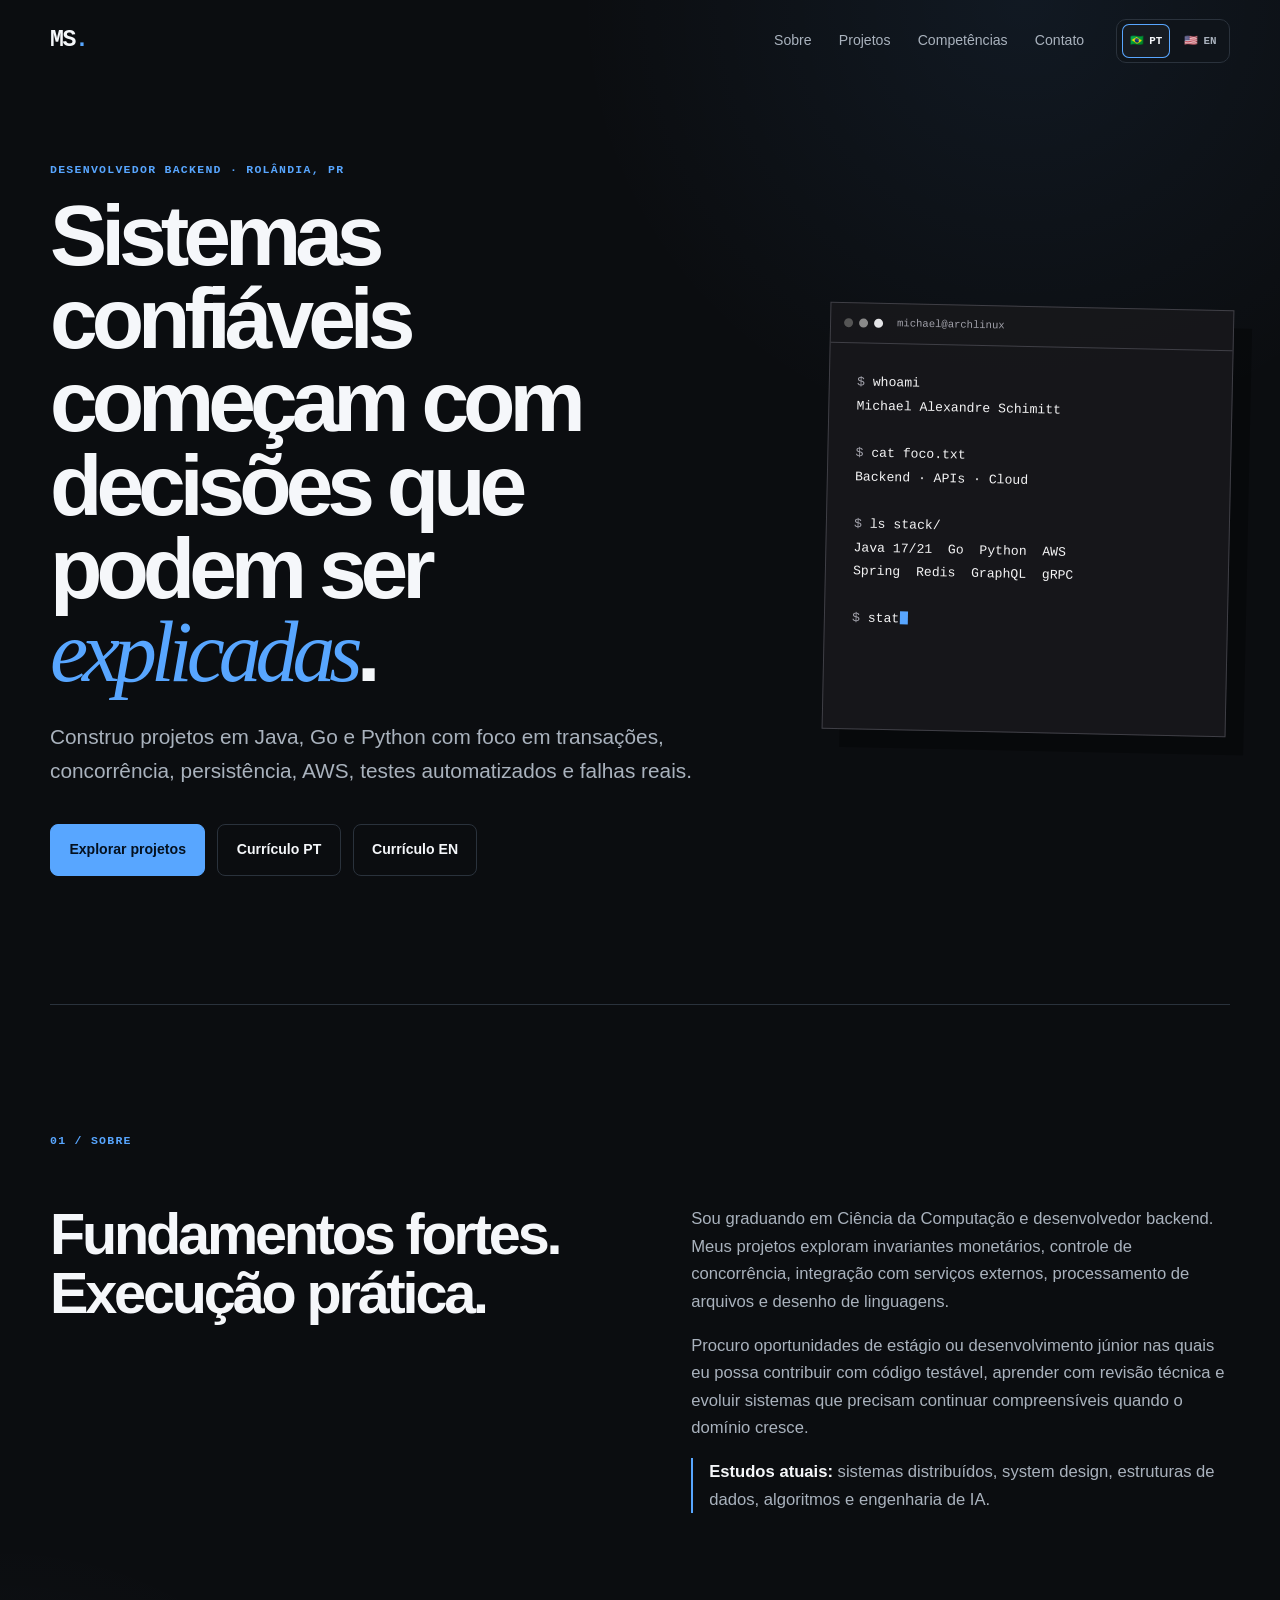
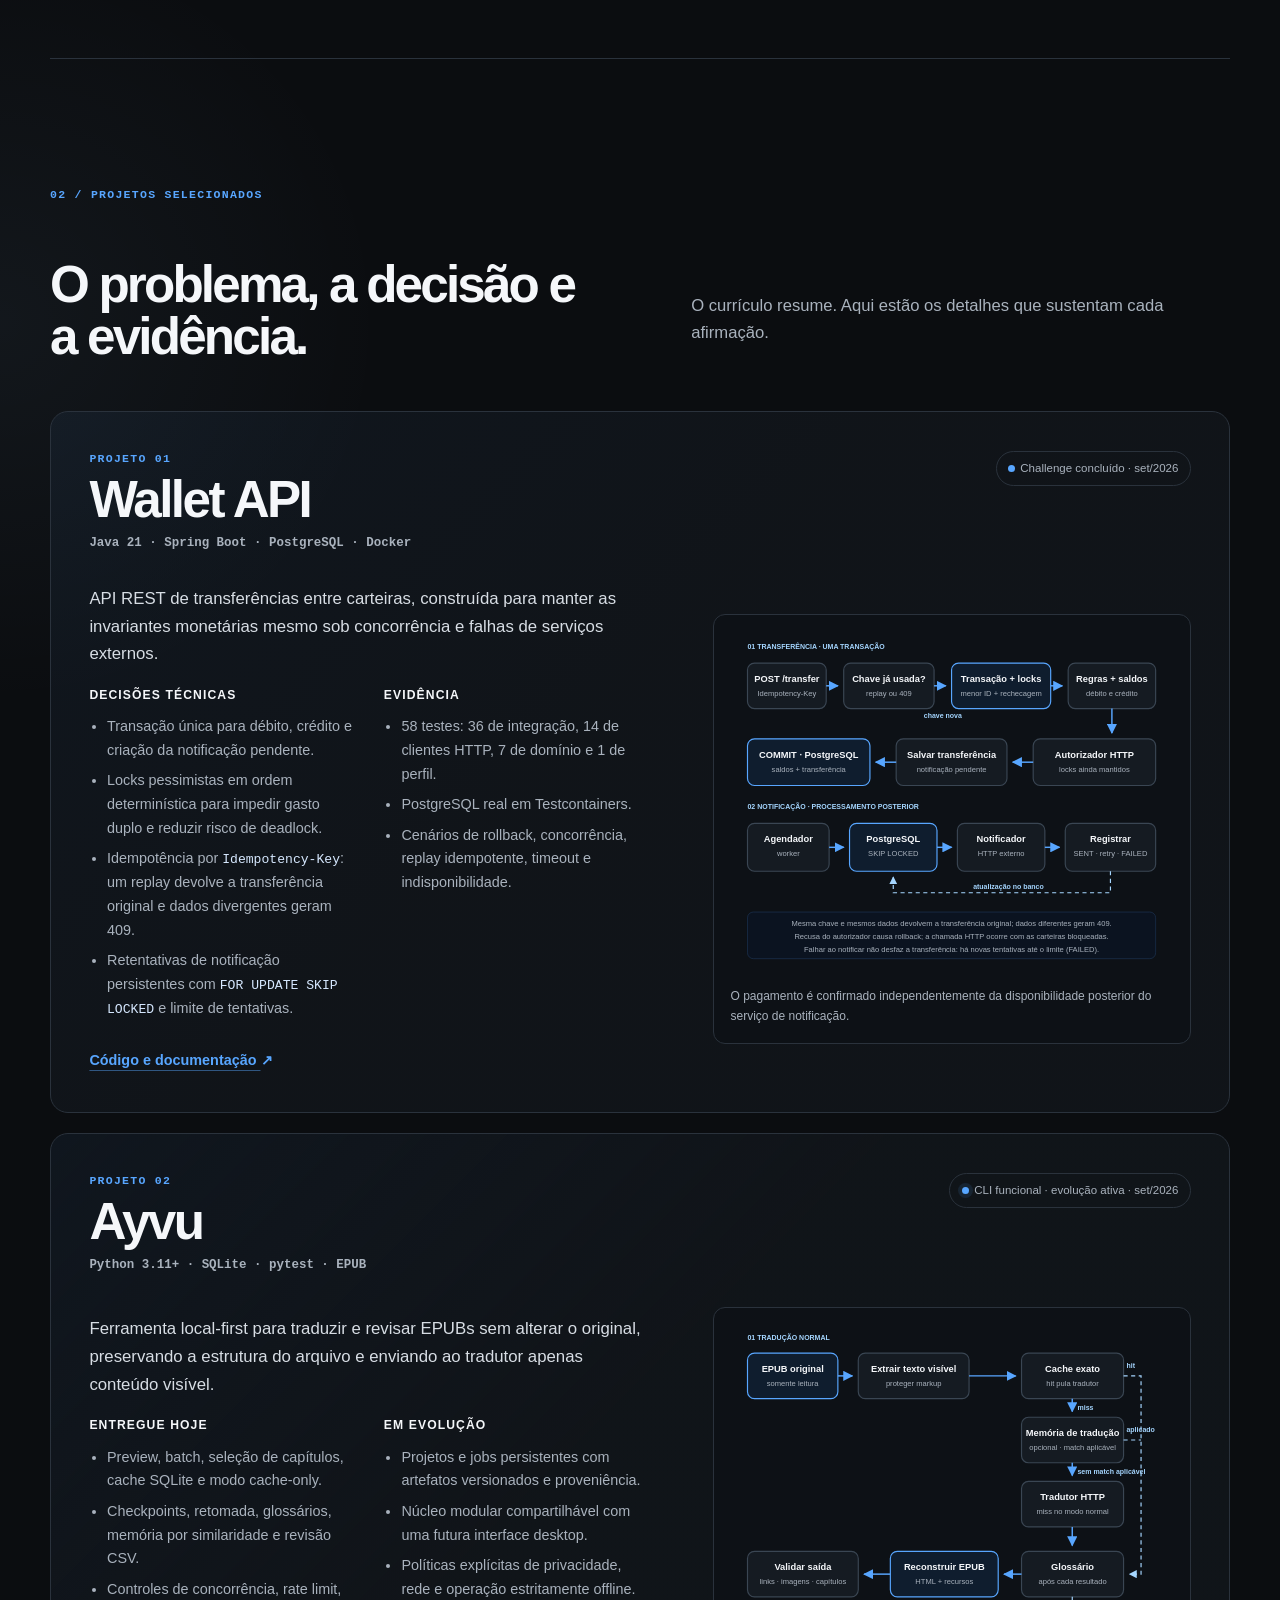
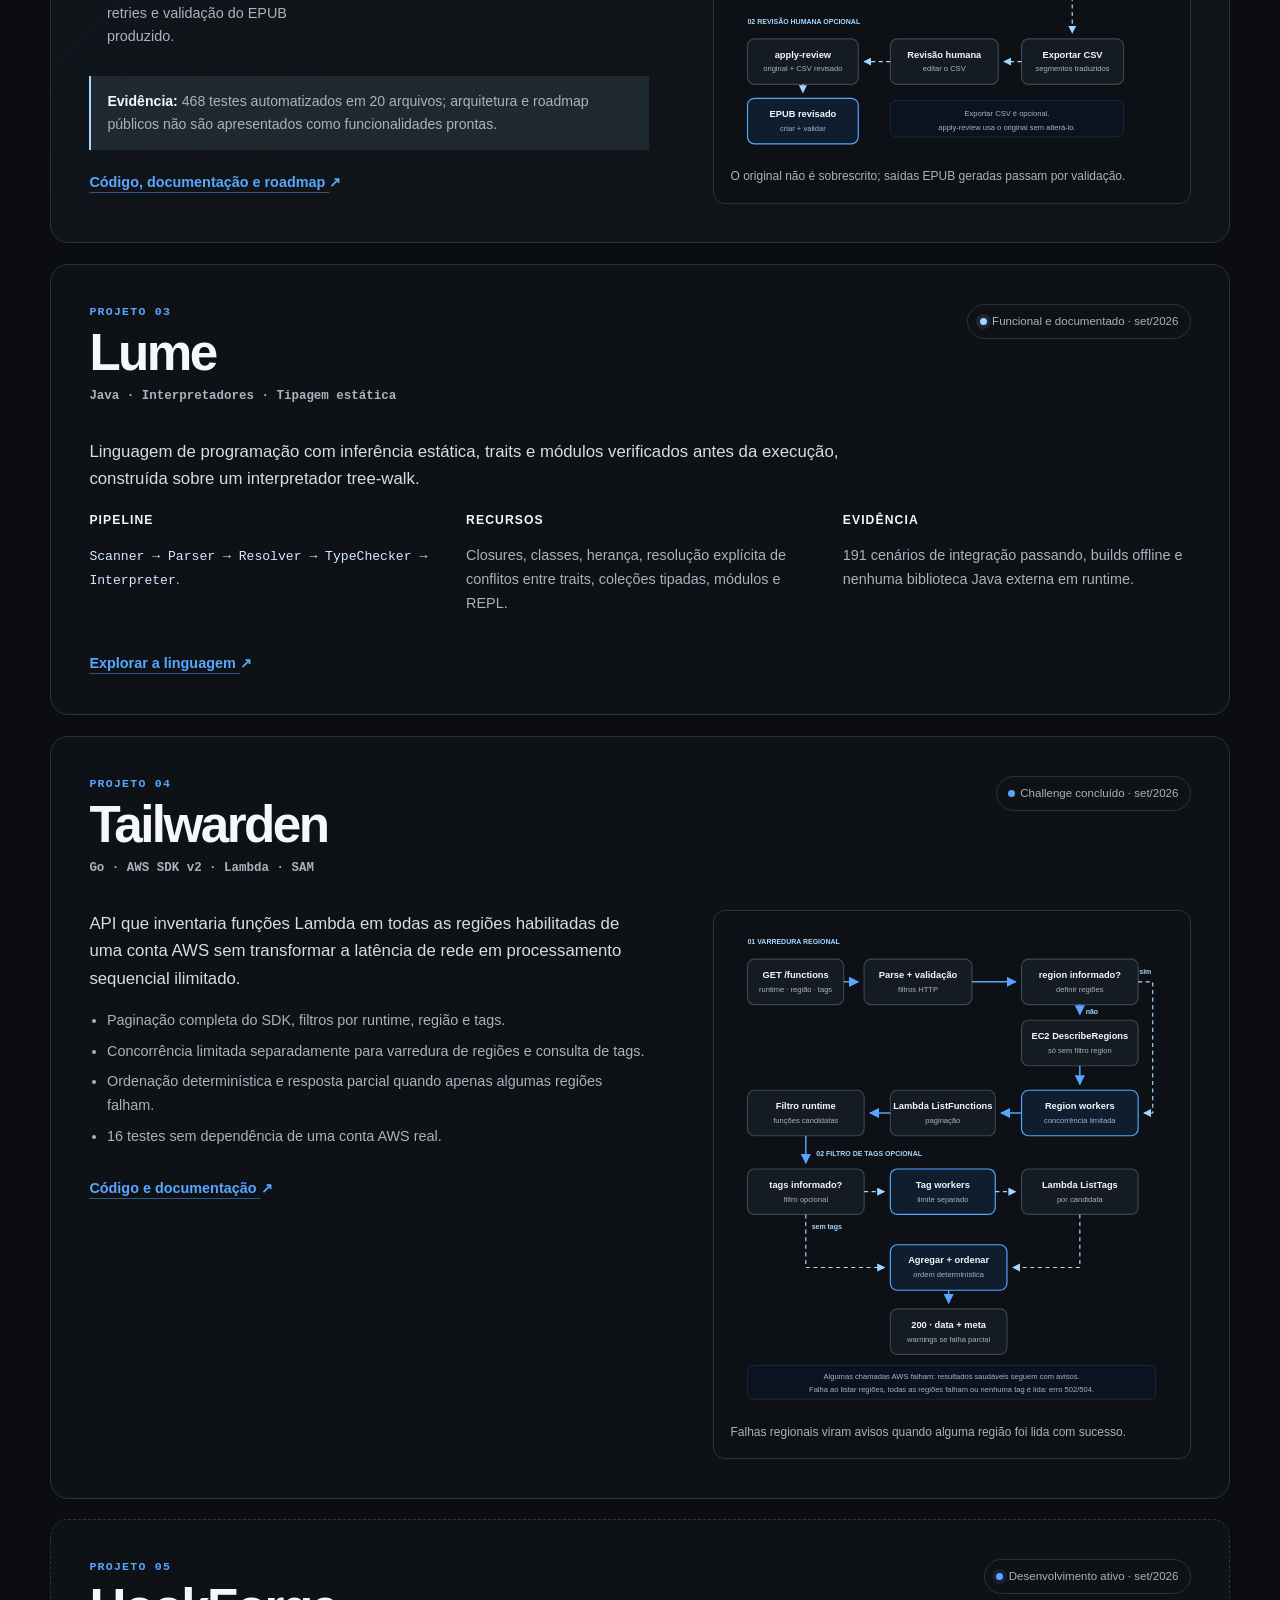
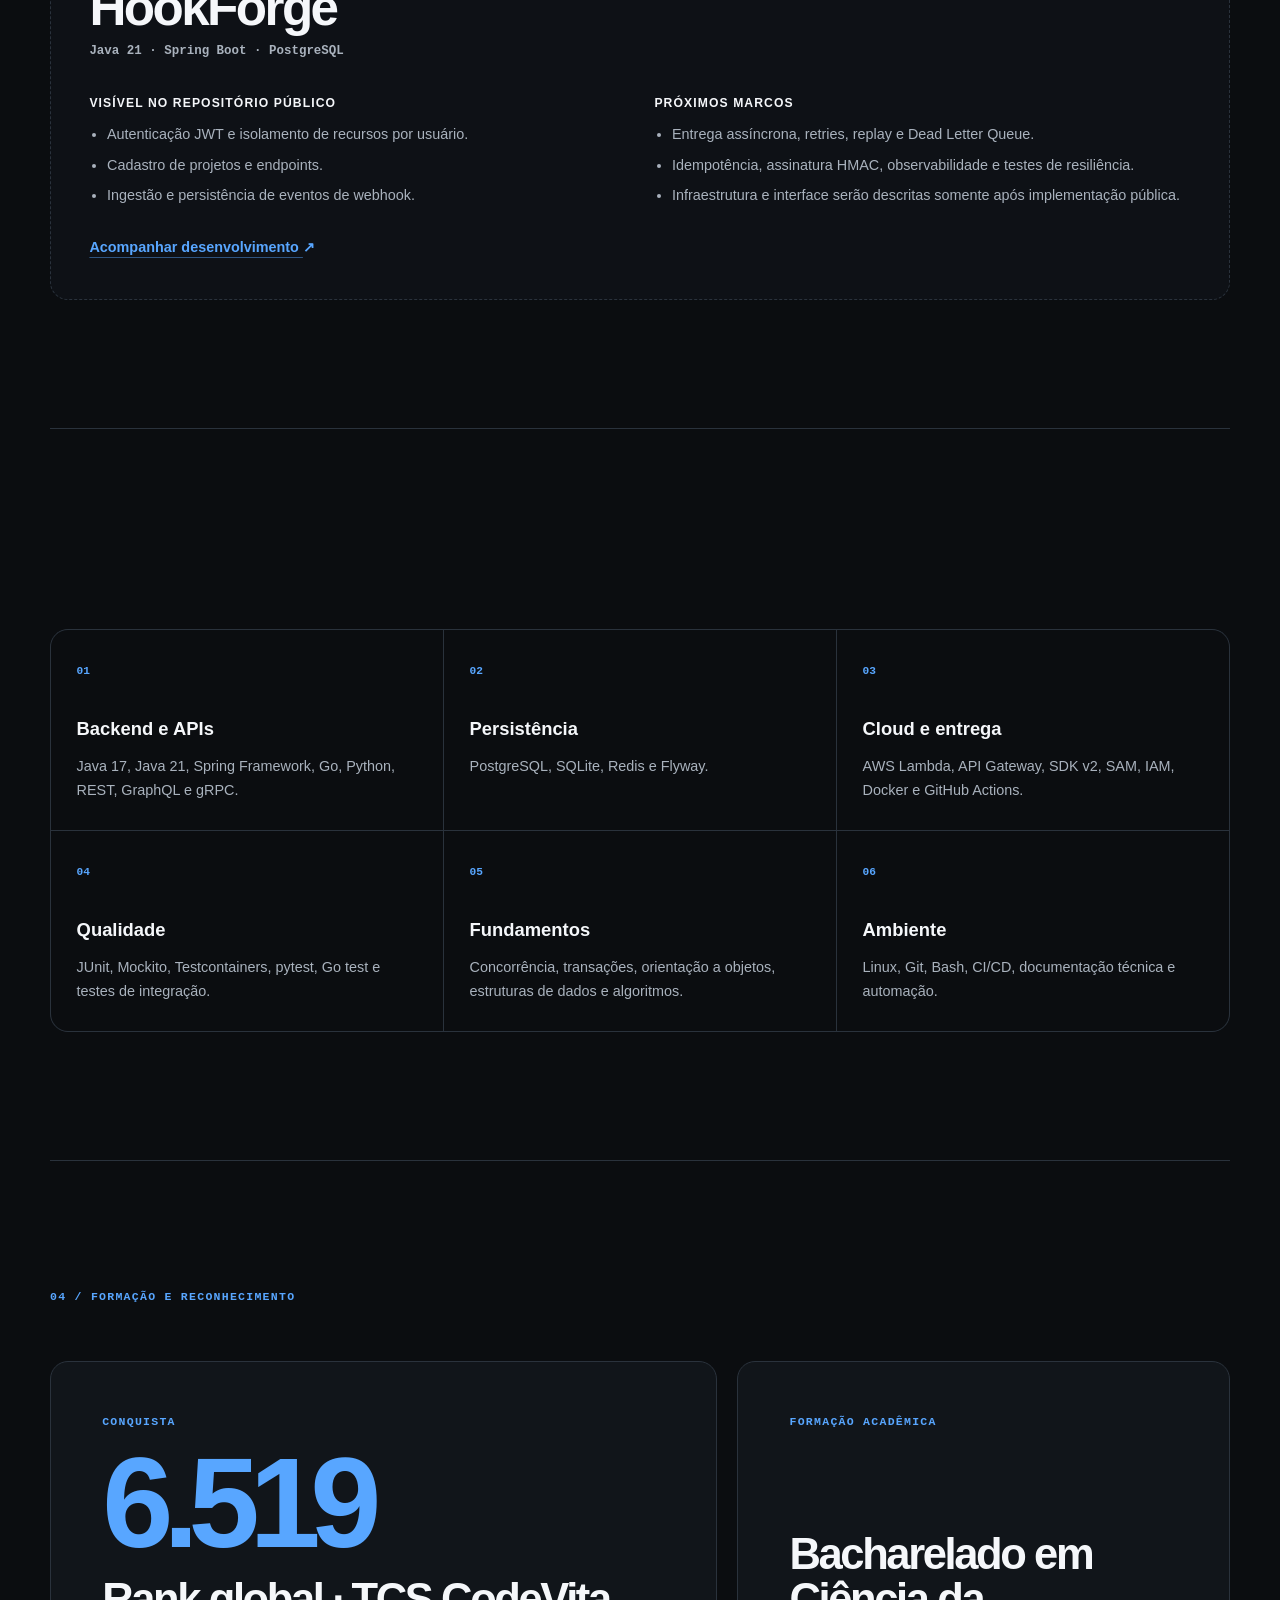
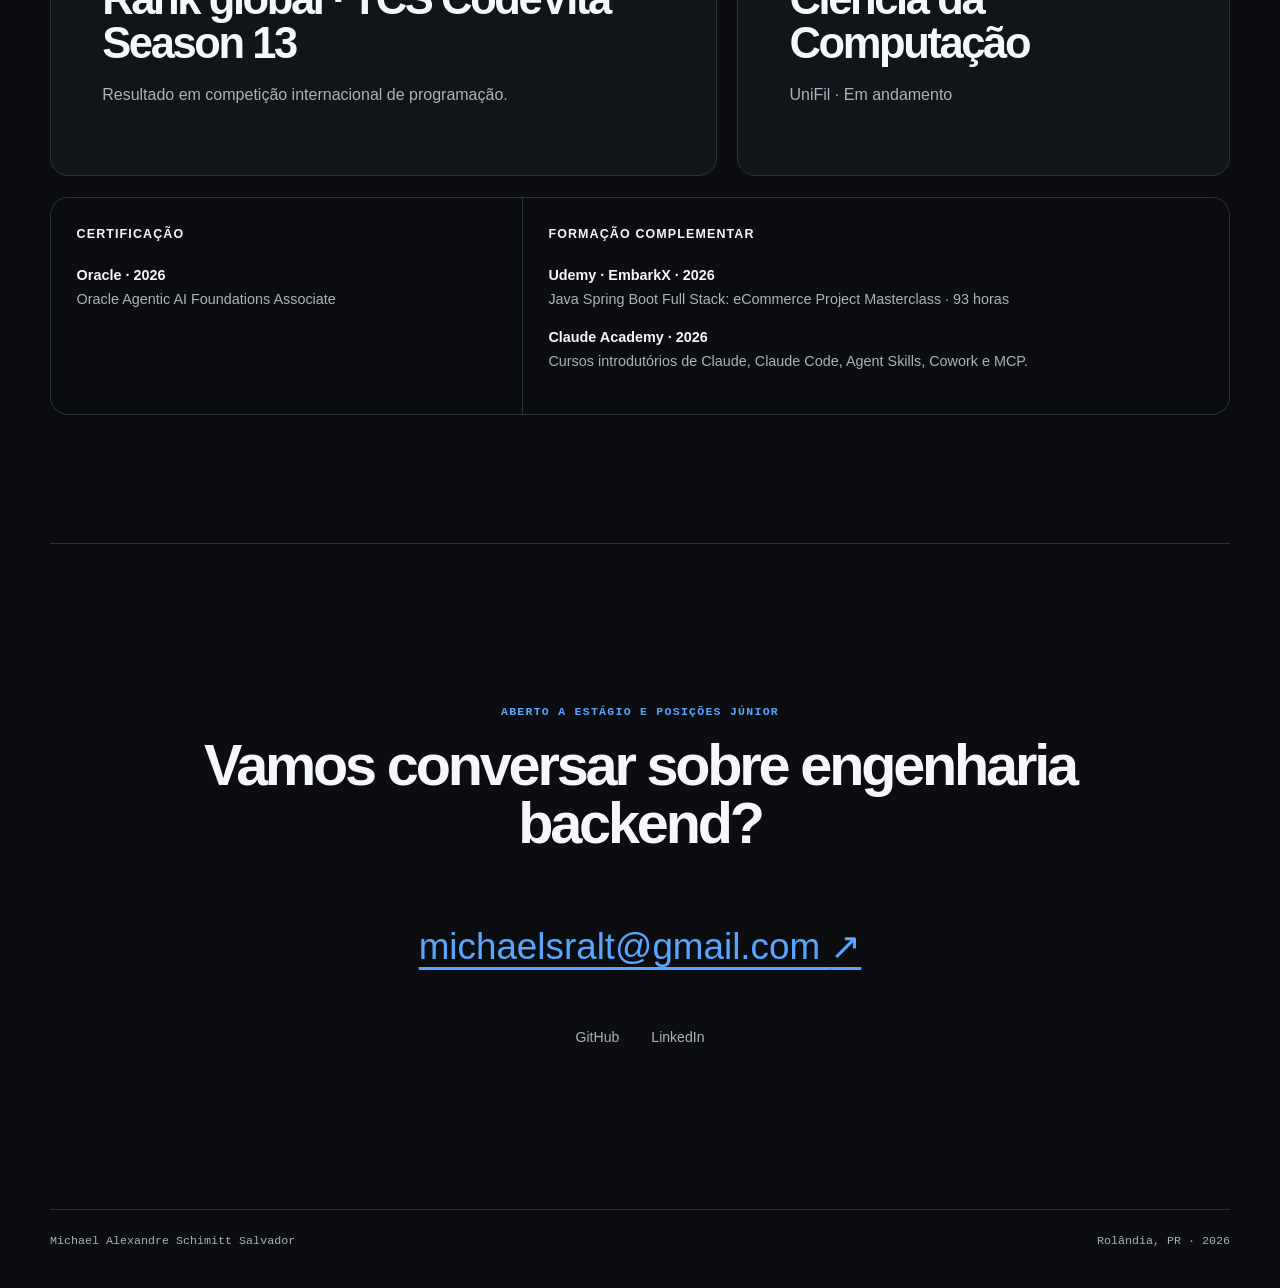
<file: index.html>
<!doctype html>
<html lang="pt-BR">
<head>
  <meta charset="utf-8">
  <meta name="viewport" content="width=device-width, initial-scale=1">
  <meta name="description" content="Portfólio de Michael Alexandre Schimitt, desenvolvedor backend com projetos em Java, Go e Python envolvendo transações, concorrência, AWS e ferramentas locais.">
  <meta name="theme-color" content="#0b0d10">
  <meta property="og:title" content="Michael Alexandre Schimitt — Desenvolvedor Backend">
  <meta property="og:description" content="Projetos backend com decisões técnicas, testes automatizados e tratamento explícito de falhas.">
  <meta property="og:type" content="website">
  <meta property="og:url" content="https://michaelalexandredev.github.io/">
  <meta property="og:image" content="https://michaelalexandredev.github.io/assets/og-pt.png">
  <meta property="og:image:width" content="1200">
  <meta property="og:image:height" content="630">
  <meta property="og:image:alt" content="Michael Alexandre Schimitt — Desenvolvedor Backend">
  <meta name="twitter:card" content="summary_large_image">
  <link rel="icon" href="assets/favicon.svg" type="image/svg+xml">
  <link rel="apple-touch-icon" href="assets/apple-touch-icon.png">
  <link rel="alternate" hreflang="pt-BR" href="index.html">
  <link rel="alternate" hreflang="en" href="en.html">
  <link rel="alternate" hreflang="x-default" href="index.html">
  <title>Michael Alexandre Schimitt — Desenvolvedor Backend</title>
  <link rel="stylesheet" href="styles.css">
  <script>if (!matchMedia("(prefers-reduced-motion: reduce)").matches) document.documentElement.classList.add("motion");</script>
  <script src="main.js" defer></script>
</head>
<body>
  <a class="skip-link" href="#conteudo">Pular para o conteúdo</a>

  <header class="topbar">
    <a class="brand" href="#inicio" aria-label="Página inicial">MS<span>.</span></a>
    <div class="header-actions">
      <nav aria-label="Navegação principal">
        <a href="#sobre">Sobre</a>
        <a href="#projetos">Projetos</a>
        <a href="#evidencias">Competências</a>
        <a href="#contato">Contato</a>
      </nav>
      <div class="language-switch" aria-label="Selecionar idioma">
        <a href="index.html" lang="pt-BR" hreflang="pt-BR" aria-label="Português do Brasil" aria-current="page"><span aria-hidden="true">🇧🇷</span><span>PT</span></a>
        <a href="en.html" lang="en" hreflang="en" aria-label="English"><span aria-hidden="true">🇺🇸</span><span>EN</span></a>
      </div>
    </div>
  </header>

  <main id="conteudo">
    <section class="hero" id="inicio">
      <div class="hero-copy">
        <p class="eyebrow">Desenvolvedor backend · Rolândia, PR</p>
        <h1>Sistemas confiáveis começam com decisões que podem ser <em>explicadas</em>.</h1>
        <p class="lead">Construo projetos em Java, Go e Python com foco em transações, concorrência, persistência, AWS, testes automatizados e falhas reais.</p>
        <div class="actions">
          <a class="button primary" href="#projetos">Explorar projetos</a>
          <a class="button secondary" href="resumes/pt-br/curriculo.pdf">Currículo PT</a>
          <a class="button secondary" href="resumes/en/resume.pdf" lang="en">Currículo EN</a>
        </div>
      </div>

      <aside class="terminal" aria-label="Resumo técnico e métricas verificadas em um terminal Arch Linux">
        <div class="terminal-bar"><i></i><i></i><i></i><span>michael@archlinux</span></div>
        <pre><code><span class="terminal-muted">$</span> whoami
Michael Alexandre Schimitt

<span class="terminal-muted">$</span> cat foco.txt
Backend · APIs · Cloud

<span class="terminal-muted">$</span> ls stack/
Java 17/21  Go  Python  AWS
Spring  Redis  GraphQL  gRPC

<span class="terminal-muted">$</span> status --portfolio
Ayvu 468 · Lume 191
Wallet 58 · CodeVita #8.005
<span class="terminal-success">● pronto para construir</span></code></pre>
      </aside>
    </section>

    <section class="section" id="sobre">
      <p class="section-kicker">01 / Sobre</p>
      <div class="about-grid">
        <h2>Fundamentos fortes.<br>Execução prática.</h2>
        <div class="prose">
          <p>Sou graduando em Ciência da Computação e desenvolvedor backend. Meus projetos exploram invariantes monetários, controle de concorrência, integração com serviços externos, processamento de arquivos e desenho de linguagens.</p>
          <p>Procuro oportunidades de estágio ou desenvolvimento júnior nas quais eu possa contribuir com código testável, aprender com revisão técnica e evoluir sistemas que precisam continuar compreensíveis quando o domínio cresce.</p>
          <p class="current-focus"><strong>Estudos atuais:</strong> sistemas distribuídos, system design, estruturas de dados, algoritmos e engenharia de IA.</p>
        </div>
      </div>
    </section>

    <section class="section" id="projetos">
      <p class="section-kicker">02 / Projetos selecionados</p>
      <header class="section-heading">
        <h2>O problema, a decisão e a evidência.</h2>
        <p>O currículo resume. Aqui estão os detalhes que sustentam cada afirmação.</p>
      </header>

      <div class="project-list">
        <article class="project-card featured" id="wallet-api">
          <div class="project-heading">
            <div>
              <p class="project-number">Projeto 01</p>
              <h3>Wallet API</h3>
              <p class="stack">Java 21 · Spring Boot · PostgreSQL · Docker</p>
            </div>
            <p class="status complete"><span></span>Challenge concluído · <time datetime="2026-09">set/2026</time></p>
          </div>

          <div class="project-layout">
            <div class="project-copy">
              <p class="project-intro">API REST de transferências entre carteiras, construída para manter as invariantes monetárias mesmo sob concorrência e falhas de serviços externos.</p>
              <div class="detail-grid">
                <div>
                  <h4>Decisões técnicas</h4>
                  <ul>
                    <li>Transação única para débito, crédito e criação da notificação pendente.</li>
                    <li>Locks pessimistas em ordem determinística para impedir gasto duplo e reduzir risco de deadlock.</li>
                    <li>Idempotência por <code>Idempotency-Key</code>: um replay devolve a transferência original e dados divergentes geram 409.</li>
                    <li>Retentativas de notificação persistentes com <code>FOR UPDATE SKIP LOCKED</code> e limite de tentativas.</li>
                  </ul>
                </div>
                <div>
                  <h4>Evidência</h4>
                  <ul>
                    <li>58 testes: 36 de integração, 14 de clientes HTTP, 7 de domínio e 1 de perfil.</li>
                    <li>PostgreSQL real em Testcontainers.</li>
                    <li>Cenários de rollback, concorrência, replay idempotente, timeout e indisponibilidade.</li>
                  </ul>
                </div>
              </div>
              <a class="text-link" href="https://github.com/MichaelAlexandreDev/wallet-api" target="_blank" rel="noopener noreferrer">Código e documentação <span aria-hidden="true">↗</span></a>
            </div>
            <figure class="architecture">
              <img src="assets/wallet-flow.svg" alt="Wallet API: POST com Idempotency-Key; chave repetida devolve a transferência original ou 409. Chave nova: transação com locks e rechecagem da chave, saldos, autorização externa ainda sob lock, persistência e commit; depois um worker notifica e registra SENT, nova tentativa ou FAILED no PostgreSQL.">
              <figcaption>O pagamento é confirmado independentemente da disponibilidade posterior do serviço de notificação.</figcaption>
            </figure>
          </div>
        </article>

        <article class="project-card featured" id="ayvu">
          <div class="project-heading">
            <div>
              <p class="project-number">Projeto 02</p>
              <h3>Ayvu</h3>
              <p class="stack">Python 3.11+ · SQLite · pytest · EPUB</p>
            </div>
            <p class="status active"><span></span>CLI funcional · evolução ativa · <time datetime="2026-09">set/2026</time></p>
          </div>

          <div class="project-layout">
            <div class="project-copy">
              <p class="project-intro">Ferramenta local-first para traduzir e revisar EPUBs sem alterar o original, preservando a estrutura do arquivo e enviando ao tradutor apenas conteúdo visível.</p>
              <div class="detail-grid">
                <div>
                  <h4>Entregue hoje</h4>
                  <ul>
                    <li>Preview, batch, seleção de capítulos, cache SQLite e modo cache-only.</li>
                    <li>Checkpoints, retomada, glossários, memória por similaridade e revisão CSV.</li>
                    <li>Controles de concorrência, rate limit, retries e validação do EPUB produzido.</li>
                  </ul>
                </div>
                <div>
                  <h4>Em evolução</h4>
                  <ul>
                    <li>Projetos e jobs persistentes com artefatos versionados e proveniência.</li>
                    <li>Núcleo modular compartilhável com uma futura interface desktop.</li>
                    <li>Políticas explícitas de privacidade, rede e operação estritamente offline.</li>
                  </ul>
                </div>
              </div>
              <p class="evidence-line"><strong>Evidência:</strong> 468 testes automatizados em 20 arquivos; arquitetura e roadmap públicos não são apresentados como funcionalidades prontas.</p>
              <a class="text-link" href="https://github.com/MichaelAlexandreDev/ayvu" target="_blank" rel="noopener noreferrer">Código, documentação e roadmap <span aria-hidden="true">↗</span></a>
            </div>
            <figure class="architecture">
              <img src="assets/ayvu-flow.svg" alt="Ayvu: EPUB original, extração de texto, cache exato; se necessário, memória opcional ou tradutor HTTP; glossário, novo EPUB e validação. Revisão opcional: CSV editado e apply-review com o EPUB original.">
              <figcaption>O original não é sobrescrito; saídas EPUB geradas passam por validação.</figcaption>
            </figure>
          </div>
        </article>

        <article class="project-card" id="lume">
          <div class="project-heading">
            <div>
              <p class="project-number">Projeto 03</p>
              <h3>Lume</h3>
              <p class="stack">Java · Interpretadores · Tipagem estática</p>
            </div>
            <p class="status maintained"><span></span>Funcional e documentado · <time datetime="2026-09">set/2026</time></p>
          </div>
          <p class="project-intro">Linguagem de programação com inferência estática, traits e módulos verificados antes da execução, construída sobre um interpretador tree-walk.</p>
          <div class="detail-grid three">
            <div><h4>Pipeline</h4><p><code>Scanner → Parser → Resolver → TypeChecker → Interpreter</code>.</p></div>
            <div><h4>Recursos</h4><p>Closures, classes, herança, resolução explícita de conflitos entre traits, coleções tipadas, módulos e REPL.</p></div>
            <div><h4>Evidência</h4><p>191 cenários de integração passando, builds offline e nenhuma biblioteca Java externa em runtime.</p></div>
          </div>
          <a class="text-link" href="https://github.com/MichaelAlexandreDev/Lume" target="_blank" rel="noopener noreferrer">Explorar a linguagem <span aria-hidden="true">↗</span></a>
        </article>

        <article class="project-card" id="tailwarden">
          <div class="project-heading">
            <div>
              <p class="project-number">Projeto 04</p>
              <h3>Tailwarden</h3>
              <p class="stack">Go · AWS SDK v2 · Lambda · SAM</p>
            </div>
            <p class="status complete"><span></span>Challenge concluído · <time datetime="2026-09">set/2026</time></p>
          </div>
          <div class="project-layout compact-layout">
            <div class="project-copy">
              <p class="project-intro">API que inventaria funções Lambda em todas as regiões habilitadas de uma conta AWS sem transformar a latência de rede em processamento sequencial ilimitado.</p>
              <ul>
                <li>Paginação completa do SDK, filtros por runtime, região e tags.</li>
                <li>Concorrência limitada separadamente para varredura de regiões e consulta de tags.</li>
                <li>Ordenação determinística e resposta parcial quando apenas algumas regiões falham.</li>
                <li>16 testes sem dependência de uma conta AWS real.</li>
              </ul>
              <a class="text-link" href="https://github.com/MichaelAlexandreDev/tailwarden" target="_blank" rel="noopener noreferrer">Código e documentação <span aria-hidden="true">↗</span></a>
            </div>
            <figure class="architecture">
              <img src="assets/tailwarden-flow.svg" alt="Tailwarden: valida filtros, usa a região informada ou descobre regiões por EC2, consulta funções Lambda com workers regionais e paginação; um pool separado consulta tags apenas quando filtradas, antes da agregação e resposta com avisos opcionais.">
              <figcaption>Falhas regionais viram avisos quando alguma região foi lida com sucesso.</figcaption>
            </figure>
          </div>
        </article>

        <article class="project-card wip" id="hookforge">
          <div class="project-heading">
            <div>
              <p class="project-number">Projeto 05</p>
              <h3>HookForge</h3>
              <p class="stack">Java 21 · Spring Boot · PostgreSQL</p>
            </div>
            <p class="status active"><span></span>Desenvolvimento ativo · <time datetime="2026-09">set/2026</time></p>
          </div>
          <div class="detail-grid">
            <div>
              <h4>Visível no repositório público</h4>
              <ul>
                <li>Autenticação JWT e isolamento de recursos por usuário.</li>
                <li>Cadastro de projetos e endpoints.</li>
                <li>Ingestão e persistência de eventos de webhook.</li>
              </ul>
            </div>
            <div>
              <h4>Próximos marcos</h4>
              <ul>
                <li>Entrega assíncrona, retries, replay e Dead Letter Queue.</li>
                <li>Idempotência, assinatura HMAC, observabilidade e testes de resiliência.</li>
                <li>Infraestrutura e interface serão descritas somente após implementação pública.</li>
              </ul>
            </div>
          </div>
          <a class="text-link" href="https://github.com/MichaelAlexandreDev/hookforge" target="_blank" rel="noopener noreferrer">Acompanhar desenvolvimento <span aria-hidden="true">↗</span></a>
        </article>
      </div>
    </section>

    <section class="section" id="evidencias">
      <p class="section-kicker">03 / Competências e evidências</p>
      <div class="skills-grid">
        <article><span>01</span><h3>Backend e APIs</h3><p>Java 17, Java 21, Spring Framework, Go, Python, REST, GraphQL e gRPC.</p></article>
        <article><span>02</span><h3>Persistência</h3><p>PostgreSQL, SQLite, Redis e Flyway.</p></article>
        <article><span>03</span><h3>Cloud e entrega</h3><p>AWS Lambda, API Gateway, SDK v2, SAM, IAM, Docker e GitHub Actions.</p></article>
        <article><span>04</span><h3>Qualidade</h3><p>JUnit, Mockito, Testcontainers, pytest, Go test e testes de integração.</p></article>
        <article><span>05</span><h3>Fundamentos</h3><p>Concorrência, transações, orientação a objetos, estruturas de dados e algoritmos.</p></article>
        <article><span>06</span><h3>Ambiente</h3><p>Linux, Git, Bash, CI/CD, documentação técnica e automação.</p></article>
      </div>
    </section>

    <section class="section credentials" id="formacao">
      <p class="section-kicker">04 / Formação e reconhecimento</p>
      <div class="achievement-grid">
        <article class="rank-card">
          <p class="credential-label">Conquista</p>
          <strong>8.005</strong>
          <h2>Rank global · TCS CodeVita Season 13</h2>
          <p>Resultado em competição internacional de programação.</p>
        </article>
        <article class="degree-card">
          <p class="credential-label">Formação acadêmica</p>
          <h2>Bacharelado em Ciência da Computação</h2>
          <p>UniFil · Em andamento</p>
        </article>
      </div>

      <div class="credential-columns">
        <div>
          <h3>Certificação</h3>
          <p><strong>Oracle · 2026</strong><br>Oracle Agentic AI Foundations Associate</p>
        </div>
        <div>
          <h3>Formação complementar</h3>
          <p><strong>Udemy · EmbarkX · 2026</strong><br>Java Spring Boot Full Stack: eCommerce Project Masterclass · 93 horas</p>
          <p><strong>Claude Academy · 2026</strong><br>Cursos introdutórios de Claude, Claude Code, Agent Skills, Cowork e MCP.</p>
        </div>
      </div>
    </section>

    <section class="contact" id="contato">
      <p class="eyebrow">Aberto a estágio e posições júnior</p>
      <h2>Vamos conversar sobre engenharia backend?</h2>
      <a class="email" href="mailto:michaelsralt@gmail.com">michaelsralt@gmail.com <span aria-hidden="true">↗</span></a>
      <div class="socials">
        <a href="https://github.com/MichaelAlexandreDev" target="_blank" rel="noopener noreferrer">GitHub</a>
        <a href="https://www.linkedin.com/in/michael-alexandre-215b60380/" target="_blank" rel="noopener noreferrer">LinkedIn</a>
      </div>
    </section>
  </main>

  <footer>
    <span>Michael Alexandre Schimitt Salvador</span>
    <span>Rolândia, PR · 2026</span>
  </footer>
</body>
</html>
</file>
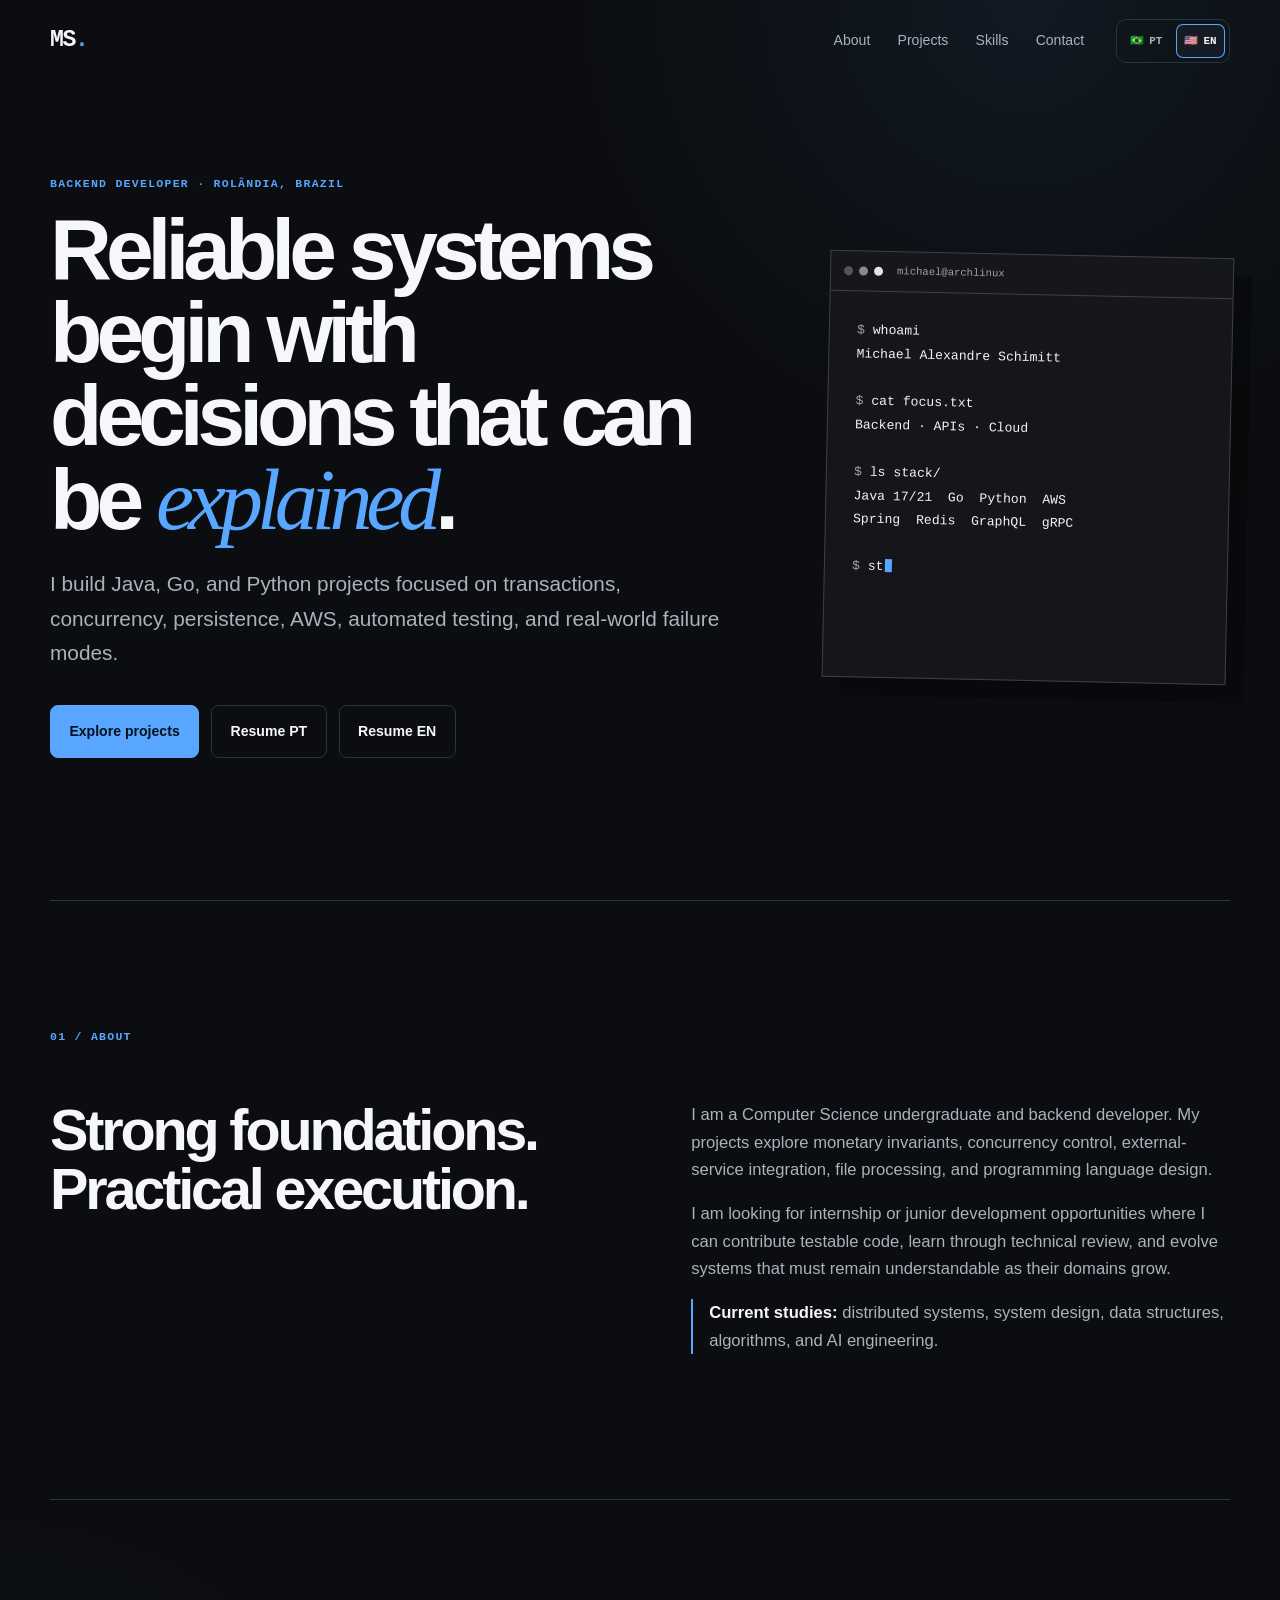
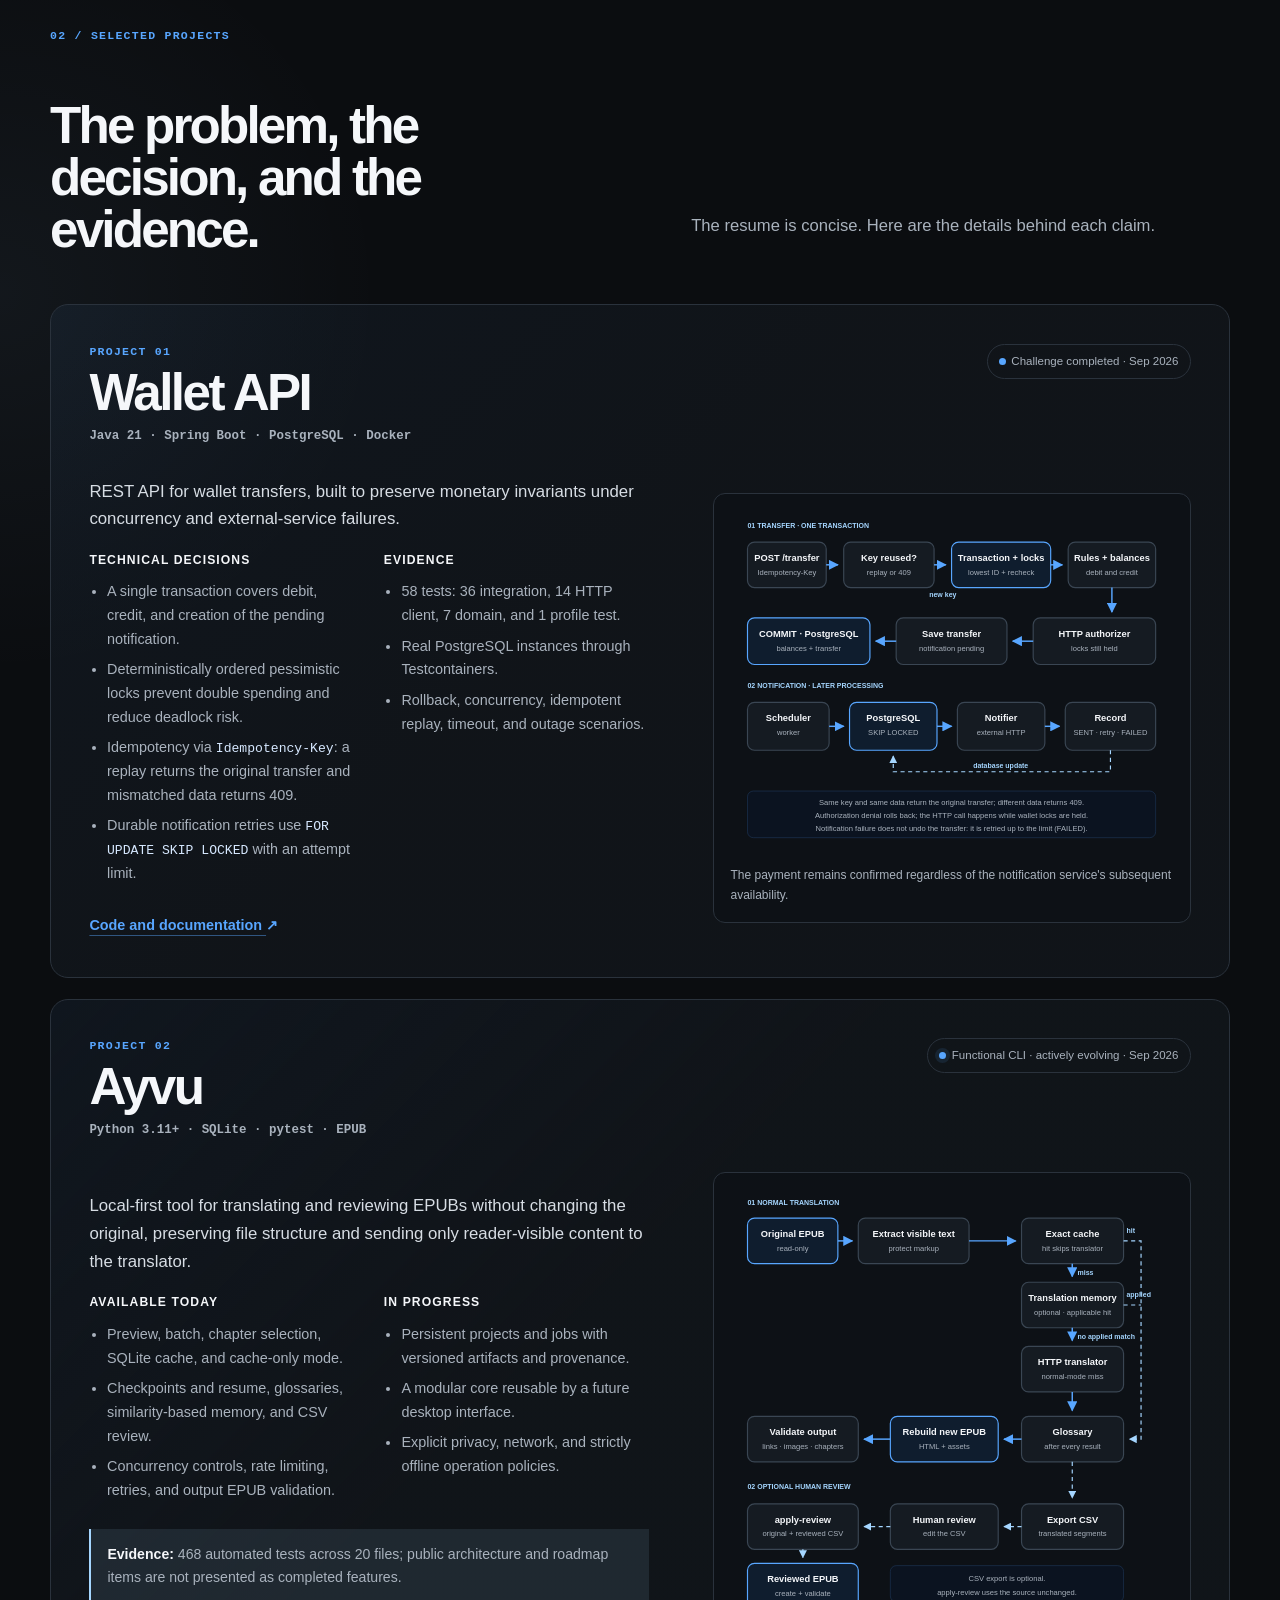
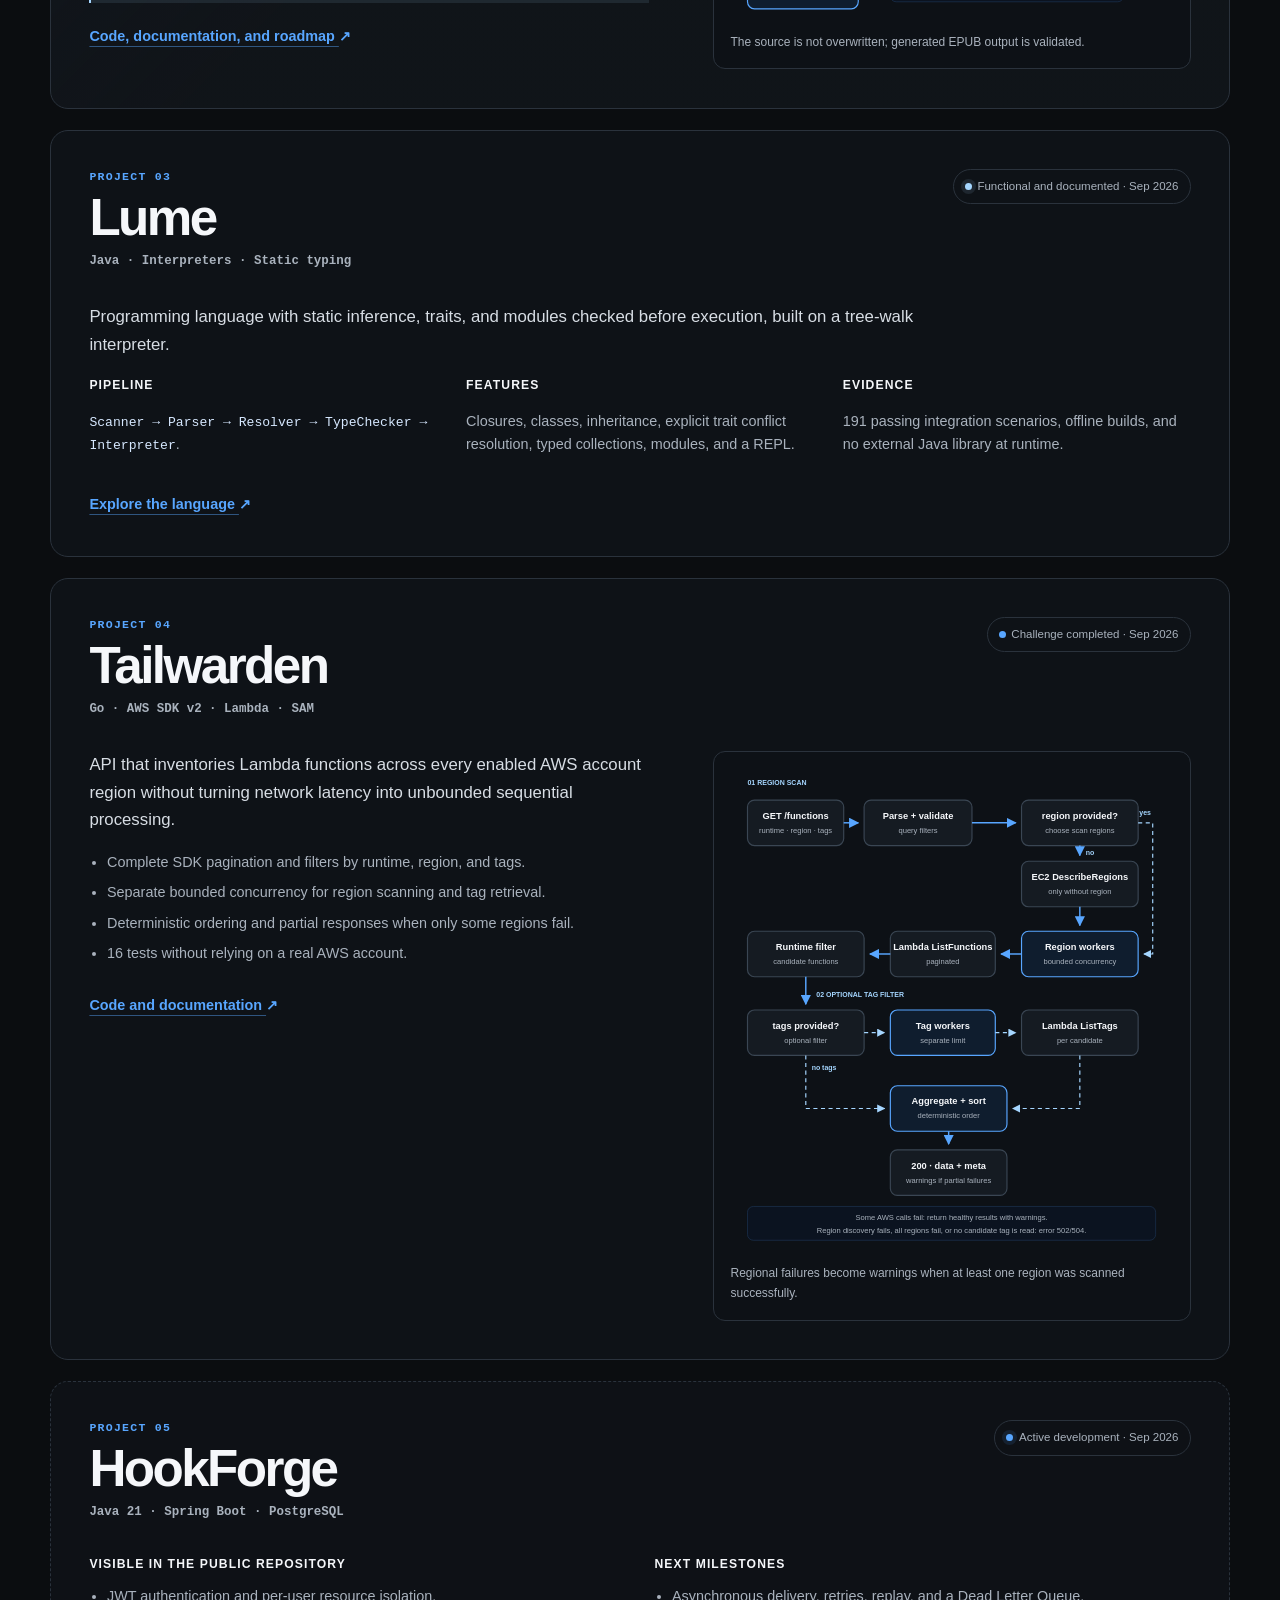
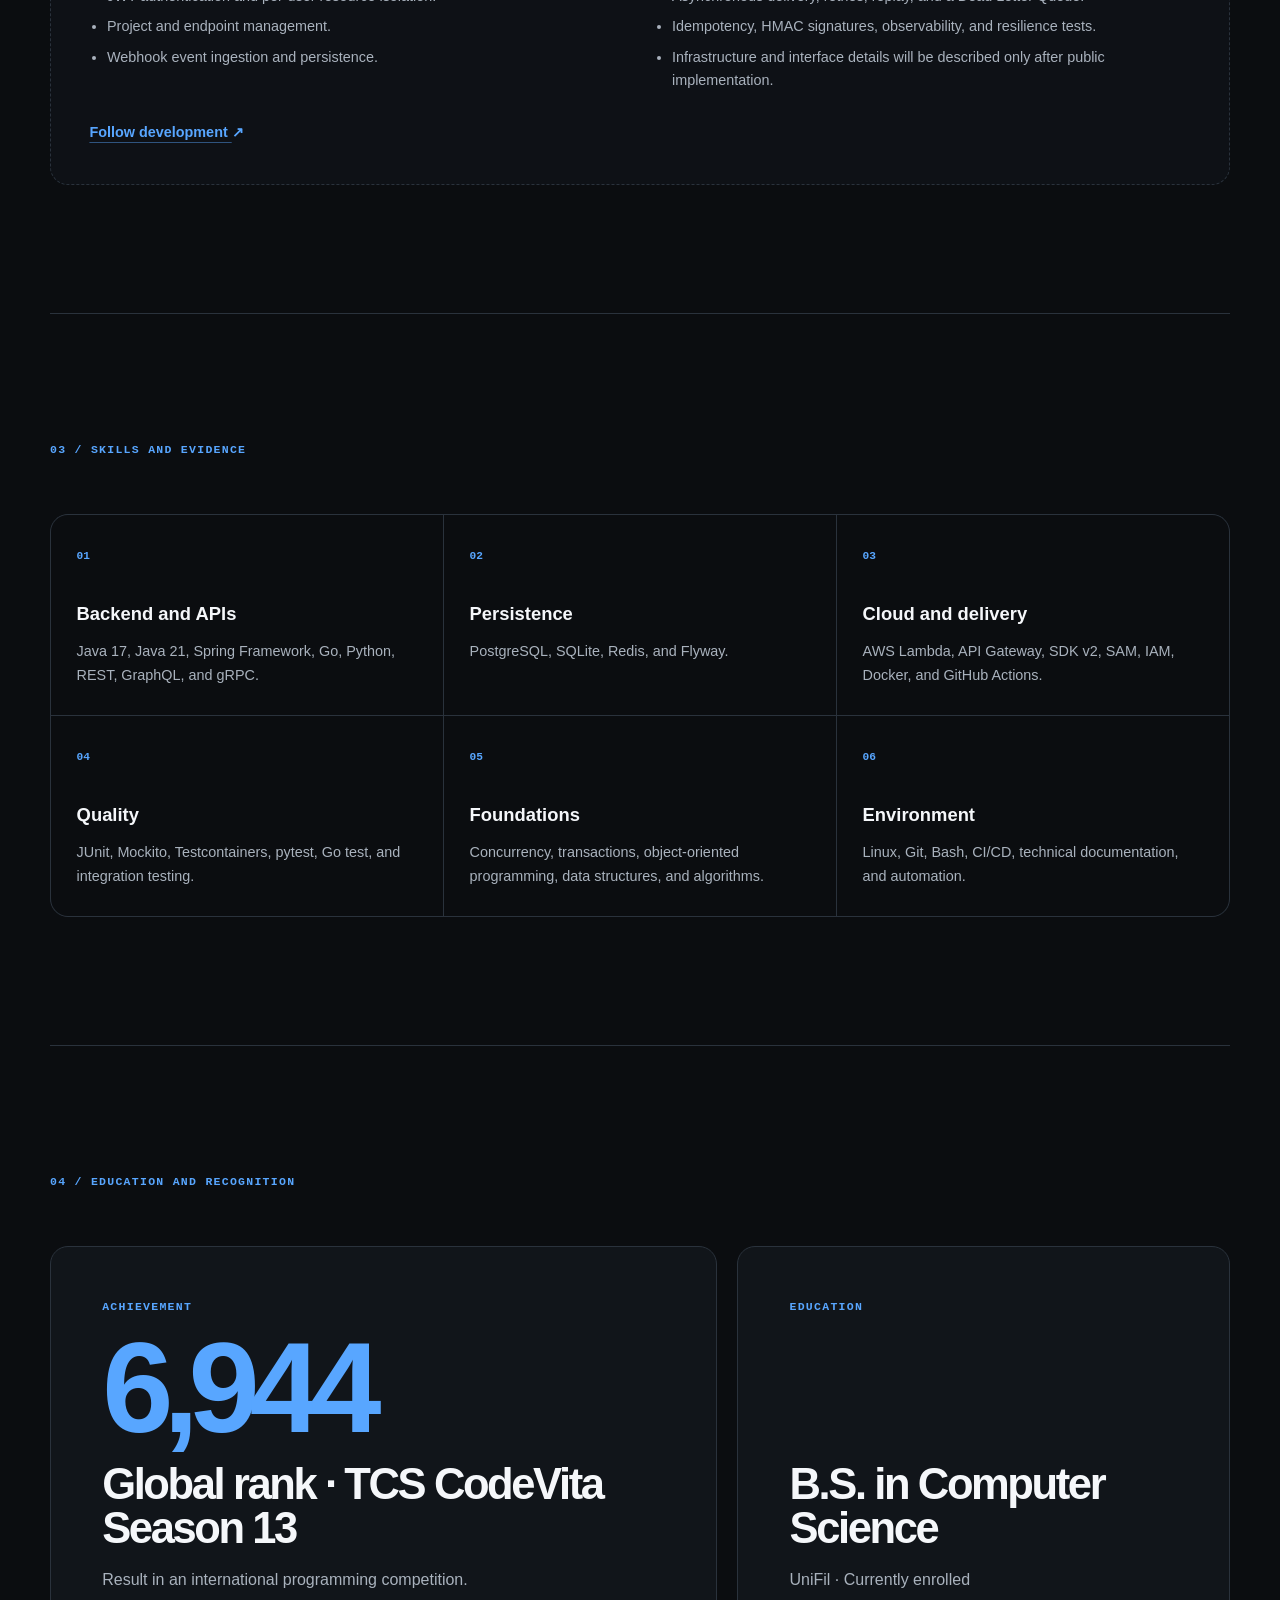
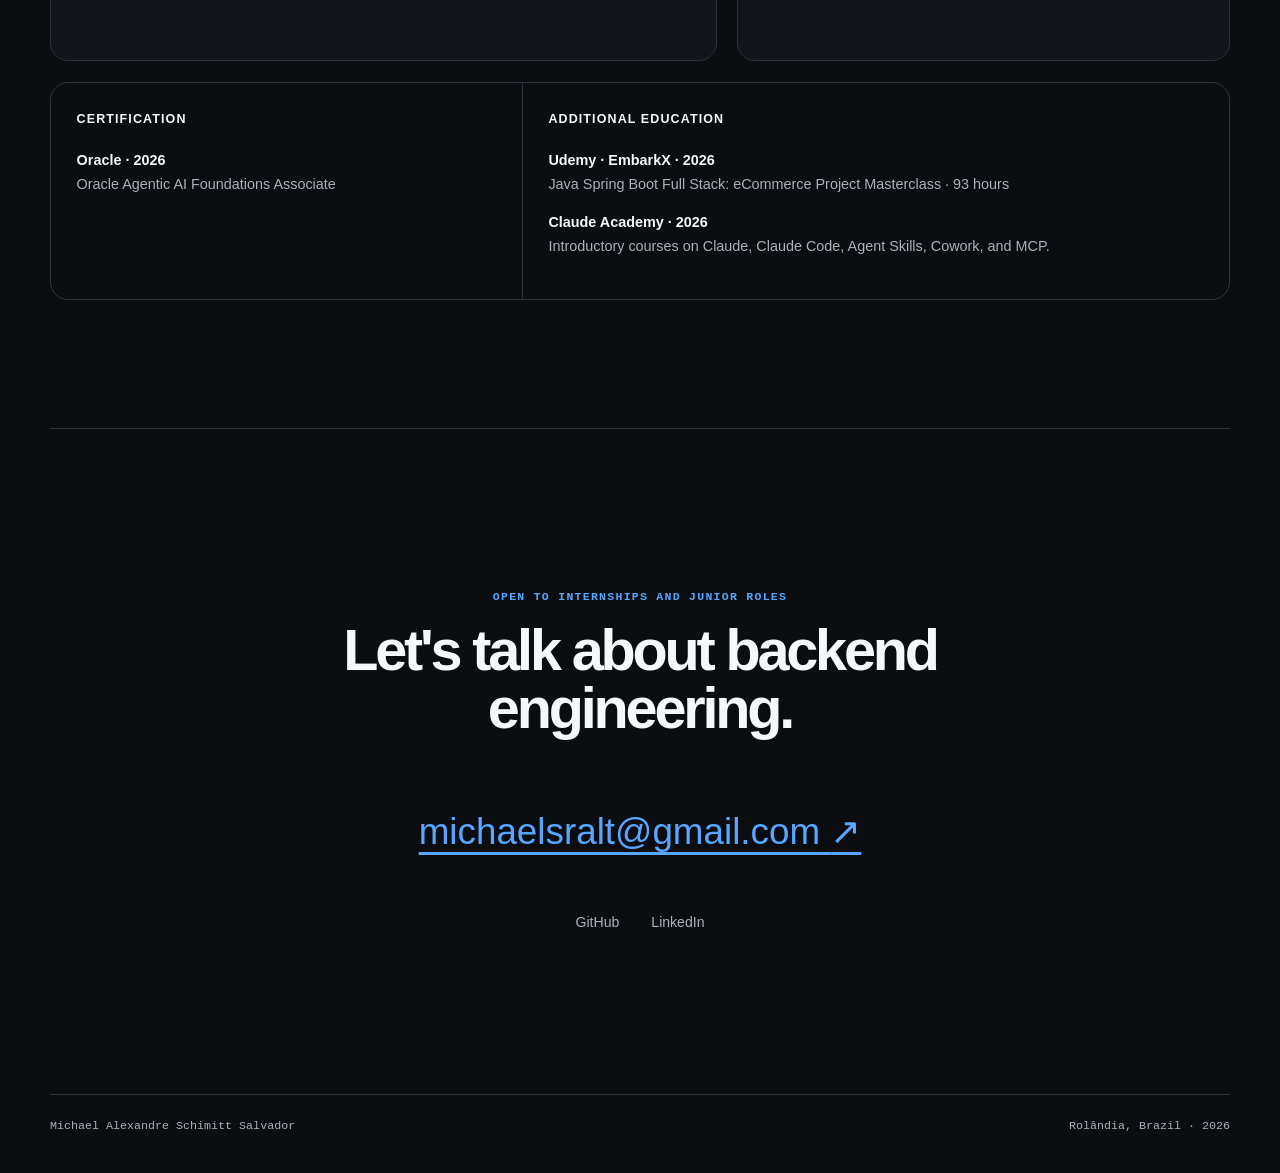
<file: en.html>
<!doctype html>
<html lang="en">
<head>
  <meta charset="utf-8">
  <meta name="viewport" content="width=device-width, initial-scale=1">
  <meta name="description" content="Michael Alexandre Schimitt's backend development portfolio, featuring Java, Go, and Python projects involving transactions, concurrency, AWS, and local-first tools.">
  <meta name="theme-color" content="#0b0d10">
  <meta property="og:title" content="Michael Alexandre Schimitt — Backend Developer">
  <meta property="og:description" content="Backend projects with documented technical decisions, automated tests, and explicit failure handling.">
  <meta property="og:type" content="website">
  <meta property="og:url" content="https://michaelalexandredev.github.io/en.html">
  <meta property="og:image" content="https://michaelalexandredev.github.io/assets/og-en.png">
  <meta property="og:image:width" content="1200">
  <meta property="og:image:height" content="630">
  <meta property="og:image:alt" content="Michael Alexandre Schimitt — Backend Developer">
  <meta name="twitter:card" content="summary_large_image">
  <link rel="icon" href="assets/favicon.svg" type="image/svg+xml">
  <link rel="apple-touch-icon" href="assets/apple-touch-icon.png">
  <link rel="alternate" hreflang="pt-BR" href="index.html">
  <link rel="alternate" hreflang="en" href="en.html">
  <link rel="alternate" hreflang="x-default" href="index.html">
  <title>Michael Alexandre Schimitt — Backend Developer</title>
  <link rel="stylesheet" href="styles.css">
  <script>if (!matchMedia("(prefers-reduced-motion: reduce)").matches) document.documentElement.classList.add("motion");</script>
  <script src="main.js" defer></script>
</head>
<body>
  <a class="skip-link" href="#conteudo">Skip to content</a>

  <header class="topbar">
    <a class="brand" href="#inicio" aria-label="Home">MS<span>.</span></a>
    <div class="header-actions">
      <nav aria-label="Main navigation">
        <a href="#sobre">About</a>
        <a href="#projetos">Projects</a>
        <a href="#evidencias">Skills</a>
        <a href="#contato">Contact</a>
      </nav>
      <div class="language-switch" aria-label="Select language">
        <a href="index.html" lang="pt-BR" hreflang="pt-BR" aria-label="Brazilian Portuguese"><span aria-hidden="true">🇧🇷</span><span>PT</span></a>
        <a href="en.html" lang="en" hreflang="en" aria-label="English" aria-current="page"><span aria-hidden="true">🇺🇸</span><span>EN</span></a>
      </div>
    </div>
  </header>

  <main id="conteudo">
    <section class="hero" id="inicio">
      <div class="hero-copy">
        <p class="eyebrow">Backend developer · Rolândia, Brazil</p>
        <h1>Reliable systems begin with decisions that can be <em>explained</em>.</h1>
        <p class="lead">I build Java, Go, and Python projects focused on transactions, concurrency, persistence, AWS, automated testing, and real-world failure modes.</p>
        <div class="actions">
          <a class="button primary" href="#projetos">Explore projects</a>
          <a class="button secondary" href="resumes/pt-br/curriculo.pdf" lang="pt-BR">Resume PT</a>
          <a class="button secondary" href="resumes/en/resume.pdf">Resume EN</a>
        </div>
      </div>

      <aside class="terminal" aria-label="Technical summary and verified metrics in an Arch Linux terminal">
        <div class="terminal-bar"><i></i><i></i><i></i><span>michael@archlinux</span></div>
        <pre><code><span class="terminal-muted">$</span> whoami
Michael Alexandre Schimitt

<span class="terminal-muted">$</span> cat focus.txt
Backend · APIs · Cloud

<span class="terminal-muted">$</span> ls stack/
Java 17/21  Go  Python  AWS
Spring  Redis  GraphQL  gRPC

<span class="terminal-muted">$</span> status --portfolio
Ayvu 468 · Lume 191
Wallet 58 · CodeVita #8,005
<span class="terminal-success">● ready to build</span></code></pre>
      </aside>
    </section>

    <section class="section" id="sobre">
      <p class="section-kicker">01 / About</p>
      <div class="about-grid">
        <h2>Strong foundations.<br>Practical execution.</h2>
        <div class="prose">
          <p>I am a Computer Science undergraduate and backend developer. My projects explore monetary invariants, concurrency control, external-service integration, file processing, and programming language design.</p>
          <p>I am looking for internship or junior development opportunities where I can contribute testable code, learn through technical review, and evolve systems that must remain understandable as their domains grow.</p>
          <p class="current-focus"><strong>Current studies:</strong> distributed systems, system design, data structures, algorithms, and AI engineering.</p>
        </div>
      </div>
    </section>

    <section class="section" id="projetos">
      <p class="section-kicker">02 / Selected projects</p>
      <header class="section-heading">
        <h2>The problem, the decision, and the evidence.</h2>
        <p>The resume is concise. Here are the details behind each claim.</p>
      </header>

      <div class="project-list">
        <article class="project-card featured" id="wallet-api">
          <div class="project-heading">
            <div>
              <p class="project-number">Project 01</p>
              <h3>Wallet API</h3>
              <p class="stack">Java 21 · Spring Boot · PostgreSQL · Docker</p>
            </div>
            <p class="status complete"><span></span>Challenge completed · <time datetime="2026-09">Sep 2026</time></p>
          </div>

          <div class="project-layout">
            <div class="project-copy">
              <p class="project-intro">REST API for wallet transfers, built to preserve monetary invariants under concurrency and external-service failures.</p>
              <div class="detail-grid">
                <div>
                  <h4>Technical decisions</h4>
                  <ul>
                    <li>A single transaction covers debit, credit, and creation of the pending notification.</li>
                    <li>Deterministically ordered pessimistic locks prevent double spending and reduce deadlock risk.</li>
                    <li>Idempotency via <code>Idempotency-Key</code>: a replay returns the original transfer and mismatched data returns 409.</li>
                    <li>Durable notification retries use <code>FOR UPDATE SKIP LOCKED</code> with an attempt limit.</li>
                  </ul>
                </div>
                <div>
                  <h4>Evidence</h4>
                  <ul>
                    <li>58 tests: 36 integration, 14 HTTP client, 7 domain, and 1 profile test.</li>
                    <li>Real PostgreSQL instances through Testcontainers.</li>
                    <li>Rollback, concurrency, idempotent replay, timeout, and outage scenarios.</li>
                  </ul>
                </div>
              </div>
              <a class="text-link" href="https://github.com/MichaelAlexandreDev/wallet-api" target="_blank" rel="noopener noreferrer">Code and documentation <span aria-hidden="true">↗</span></a>
            </div>
            <figure class="architecture">
              <img src="assets/wallet-flow-en.svg" alt="Wallet API: POST with an Idempotency-Key; a reused key returns the original transfer or 409. A new key starts a transaction with wallet locks and a key recheck, balance changes, external authorization while locks remain held, persistence and commit; then a worker notifies and records SENT, a retry, or FAILED in PostgreSQL.">
              <figcaption>The payment remains confirmed regardless of the notification service's subsequent availability.</figcaption>
            </figure>
          </div>
        </article>

        <article class="project-card featured" id="ayvu">
          <div class="project-heading">
            <div>
              <p class="project-number">Project 02</p>
              <h3>Ayvu</h3>
              <p class="stack">Python 3.11+ · SQLite · pytest · EPUB</p>
            </div>
            <p class="status active"><span></span>Functional CLI · actively evolving · <time datetime="2026-09">Sep 2026</time></p>
          </div>

          <div class="project-layout">
            <div class="project-copy">
              <p class="project-intro">Local-first tool for translating and reviewing EPUBs without changing the original, preserving file structure and sending only reader-visible content to the translator.</p>
              <div class="detail-grid">
                <div>
                  <h4>Available today</h4>
                  <ul>
                    <li>Preview, batch, chapter selection, SQLite cache, and cache-only mode.</li>
                    <li>Checkpoints and resume, glossaries, similarity-based memory, and CSV review.</li>
                    <li>Concurrency controls, rate limiting, retries, and output EPUB validation.</li>
                  </ul>
                </div>
                <div>
                  <h4>In progress</h4>
                  <ul>
                    <li>Persistent projects and jobs with versioned artifacts and provenance.</li>
                    <li>A modular core reusable by a future desktop interface.</li>
                    <li>Explicit privacy, network, and strictly offline operation policies.</li>
                  </ul>
                </div>
              </div>
              <p class="evidence-line"><strong>Evidence:</strong> 468 automated tests across 20 files; public architecture and roadmap items are not presented as completed features.</p>
              <a class="text-link" href="https://github.com/MichaelAlexandreDev/ayvu" target="_blank" rel="noopener noreferrer">Code, documentation, and roadmap <span aria-hidden="true">↗</span></a>
            </div>
            <figure class="architecture">
              <img src="assets/ayvu-flow-en.svg" alt="Ayvu: original EPUB, visible-text extraction, exact cache; if needed, optional translation memory or HTTP translator; glossary, new EPUB, and validation. Optional review edits a CSV and runs apply-review against the original EPUB.">
              <figcaption>The source is not overwritten; generated EPUB output is validated.</figcaption>
            </figure>
          </div>
        </article>

        <article class="project-card" id="lume">
          <div class="project-heading">
            <div>
              <p class="project-number">Project 03</p>
              <h3>Lume</h3>
              <p class="stack">Java · Interpreters · Static typing</p>
            </div>
            <p class="status maintained"><span></span>Functional and documented · <time datetime="2026-09">Sep 2026</time></p>
          </div>
          <p class="project-intro">Programming language with static inference, traits, and modules checked before execution, built on a tree-walk interpreter.</p>
          <div class="detail-grid three">
            <div><h4>Pipeline</h4><p><code>Scanner → Parser → Resolver → TypeChecker → Interpreter</code>.</p></div>
            <div><h4>Features</h4><p>Closures, classes, inheritance, explicit trait conflict resolution, typed collections, modules, and a REPL.</p></div>
            <div><h4>Evidence</h4><p>191 passing integration scenarios, offline builds, and no external Java library at runtime.</p></div>
          </div>
          <a class="text-link" href="https://github.com/MichaelAlexandreDev/Lume" target="_blank" rel="noopener noreferrer">Explore the language <span aria-hidden="true">↗</span></a>
        </article>

        <article class="project-card" id="tailwarden">
          <div class="project-heading">
            <div>
              <p class="project-number">Project 04</p>
              <h3>Tailwarden</h3>
              <p class="stack">Go · AWS SDK v2 · Lambda · SAM</p>
            </div>
            <p class="status complete"><span></span>Challenge completed · <time datetime="2026-09">Sep 2026</time></p>
          </div>
          <div class="project-layout compact-layout">
            <div class="project-copy">
              <p class="project-intro">API that inventories Lambda functions across every enabled AWS account region without turning network latency into unbounded sequential processing.</p>
              <ul>
                <li>Complete SDK pagination and filters by runtime, region, and tags.</li>
                <li>Separate bounded concurrency for region scanning and tag retrieval.</li>
                <li>Deterministic ordering and partial responses when only some regions fail.</li>
                <li>16 tests without relying on a real AWS account.</li>
              </ul>
              <a class="text-link" href="https://github.com/MichaelAlexandreDev/tailwarden" target="_blank" rel="noopener noreferrer">Code and documentation <span aria-hidden="true">↗</span></a>
            </div>
            <figure class="architecture">
              <img src="assets/tailwarden-flow-en.svg" alt="Tailwarden: validates filters, uses the supplied region or discovers regions through EC2, lists paginated Lambda functions with regional workers; a separate tag worker pool runs only with a tag filter before aggregation and a response with optional warnings.">
              <figcaption>Regional failures become warnings when at least one region was scanned successfully.</figcaption>
            </figure>
          </div>
        </article>

        <article class="project-card wip" id="hookforge">
          <div class="project-heading">
            <div>
              <p class="project-number">Project 05</p>
              <h3>HookForge</h3>
              <p class="stack">Java 21 · Spring Boot · PostgreSQL</p>
            </div>
            <p class="status active"><span></span>Active development · <time datetime="2026-09">Sep 2026</time></p>
          </div>
          <div class="detail-grid">
            <div>
              <h4>Visible in the public repository</h4>
              <ul>
                <li>JWT authentication and per-user resource isolation.</li>
                <li>Project and endpoint management.</li>
                <li>Webhook event ingestion and persistence.</li>
              </ul>
            </div>
            <div>
              <h4>Next milestones</h4>
              <ul>
                <li>Asynchronous delivery, retries, replay, and a Dead Letter Queue.</li>
                <li>Idempotency, HMAC signatures, observability, and resilience tests.</li>
                <li>Infrastructure and interface details will be described only after public implementation.</li>
              </ul>
            </div>
          </div>
          <a class="text-link" href="https://github.com/MichaelAlexandreDev/hookforge" target="_blank" rel="noopener noreferrer">Follow development <span aria-hidden="true">↗</span></a>
        </article>
      </div>
    </section>

    <section class="section" id="evidencias">
      <p class="section-kicker">03 / Skills and evidence</p>
      <div class="skills-grid">
        <article><span>01</span><h3>Backend and APIs</h3><p>Java 17, Java 21, Spring Framework, Go, Python, REST, GraphQL, and gRPC.</p></article>
        <article><span>02</span><h3>Persistence</h3><p>PostgreSQL, SQLite, Redis, and Flyway.</p></article>
        <article><span>03</span><h3>Cloud and delivery</h3><p>AWS Lambda, API Gateway, SDK v2, SAM, IAM, Docker, and GitHub Actions.</p></article>
        <article><span>04</span><h3>Quality</h3><p>JUnit, Mockito, Testcontainers, pytest, Go test, and integration testing.</p></article>
        <article><span>05</span><h3>Foundations</h3><p>Concurrency, transactions, object-oriented programming, data structures, and algorithms.</p></article>
        <article><span>06</span><h3>Environment</h3><p>Linux, Git, Bash, CI/CD, technical documentation, and automation.</p></article>
      </div>
    </section>

    <section class="section credentials" id="formacao">
      <p class="section-kicker">04 / Education and recognition</p>
      <div class="achievement-grid">
        <article class="rank-card">
          <p class="credential-label">Achievement</p>
          <strong>8.005</strong>
          <h2>Global rank · TCS CodeVita Season 13</h2>
          <p>Result in an international programming competition.</p>
        </article>
        <article class="degree-card">
          <p class="credential-label">Education</p>
          <h2>B.S. in Computer Science</h2>
          <p>UniFil · Currently enrolled</p>
        </article>
      </div>

      <div class="credential-columns">
        <div>
          <h3>Certification</h3>
          <p><strong>Oracle · 2026</strong><br>Oracle Agentic AI Foundations Associate</p>
        </div>
        <div>
          <h3>Additional education</h3>
          <p><strong>Udemy · EmbarkX · 2026</strong><br>Java Spring Boot Full Stack: eCommerce Project Masterclass · 93 hours</p>
          <p><strong>Claude Academy · 2026</strong><br>Introductory courses on Claude, Claude Code, Agent Skills, Cowork, and MCP.</p>
        </div>
      </div>
    </section>

    <section class="contact" id="contato">
      <p class="eyebrow">Open to internships and junior roles</p>
      <h2>Let's talk about backend engineering.</h2>
      <a class="email" href="mailto:michaelsralt@gmail.com">michaelsralt@gmail.com <span aria-hidden="true">↗</span></a>
      <div class="socials">
        <a href="https://github.com/MichaelAlexandreDev" target="_blank" rel="noopener noreferrer">GitHub</a>
        <a href="https://www.linkedin.com/in/michael-alexandre-215b60380/" target="_blank" rel="noopener noreferrer">LinkedIn</a>
      </div>
    </section>
  </main>

  <footer>
    <span>Michael Alexandre Schimitt Salvador</span>
    <span>Rolândia, Brazil · 2026</span>
  </footer>
</body>
</html>
</file>
<file: styles.css>
:root {
  --bg: #0b0d10;
  --surface: #11151a;
  --surface-raised: #171c22;
  --text: #f5f7fa;
  --muted: #a9b2bd;
  --line: #2a323c;
  --accent: #58a6ff;
  --accent-soft: rgba(88, 166, 255, 0.11);
  --blue: #a5d6ff;
  --blue-soft: rgba(165, 214, 255, 0.1);
  --max: 1180px;
  --radius: 18px;
}

* {
  box-sizing: border-box;
}

html {
  scroll-behavior: smooth;
}

body {
  margin: 0;
  color: var(--text);
  background:
    radial-gradient(circle at 80% 0%, rgba(88, 166, 255, 0.08), transparent 28rem),
    radial-gradient(circle at 0% 25%, rgba(165, 214, 255, 0.05), transparent 24rem),
    var(--bg);
  font-family: Inter, "Segoe UI", Arial, sans-serif;
  line-height: 1.65;
}

a {
  color: inherit;
}

code {
  color: #d6e8ff;
  font-family: "JetBrains Mono", "SFMono-Regular", Consolas, monospace;
  font-size: 0.91em;
}

.skip-link {
  position: fixed;
  top: 1rem;
  left: -9999px;
  z-index: 100;
  padding: 0.65rem 1rem;
  color: #04111f;
  background: var(--accent);
  font-weight: 800;
}

.skip-link:focus {
  left: 1rem;
}

.topbar,
main,
footer {
  width: min(calc(100% - 3rem), var(--max));
  margin-inline: auto;
}

.topbar {
  min-height: 82px;
  display: flex;
  align-items: center;
  justify-content: space-between;
}

.header-actions {
  display: flex;
  align-items: center;
  gap: 2rem;
}

.brand {
  font: 900 1.45rem/1 "JetBrains Mono", ui-monospace, monospace;
  letter-spacing: -0.06em;
  text-decoration: none;
}

.brand span,
.eyebrow,
.section-kicker,
.project-number,
.credential-label {
  color: var(--accent);
}

nav {
  display: flex;
  gap: 1.7rem;
}

nav a,
.socials a {
  color: var(--muted);
  font-size: 0.88rem;
  text-decoration: none;
}

nav a:hover,
nav a:focus,
.socials a:hover,
.socials a:focus {
  color: var(--accent);
}

.language-switch {
  display: flex;
  gap: 0.35rem;
  padding: 0.28rem;
  border: 1px solid var(--line);
  border-radius: 10px;
  background: rgba(17, 21, 26, 0.7);
}

.language-switch a {
  display: inline-flex;
  align-items: center;
  gap: 0.35rem;
  min-height: 34px;
  padding: 0.28rem 0.5rem;
  border-radius: 7px;
  color: var(--muted);
  font: 800 0.68rem/1 "JetBrains Mono", ui-monospace, monospace;
  text-decoration: none;
}

.language-switch a:hover,
.language-switch a:focus,
.language-switch a[aria-current="page"] {
  color: var(--text);
  background: var(--surface-raised);
}

.language-switch a[aria-current="page"] {
  box-shadow: inset 0 0 0 1px var(--accent);
}

.hero {
  min-height: calc(100vh - 82px);
  display: grid;
  grid-template-columns: minmax(0, 1.25fr) minmax(290px, 0.75fr);
  gap: clamp(3rem, 8vw, 8rem);
  align-items: center;
  padding: 5rem 0 8rem;
}

.eyebrow,
.section-kicker,
.project-number,
.credential-label {
  margin: 0;
  font: 800 0.72rem/1.4 "JetBrains Mono", ui-monospace, monospace;
  letter-spacing: 0.11em;
  text-transform: uppercase;
}

h1 {
  max-width: 850px;
  margin: 1rem 0 1.6rem;
  font-size: clamp(3.2rem, 6.7vw, 6.6rem);
  line-height: 0.97;
  letter-spacing: -0.07em;
}

h1 em {
  color: var(--accent);
  font-family: Georgia, serif;
  font-weight: 400;
}

.lead {
  max-width: 760px;
  color: var(--muted);
  font-size: clamp(1.05rem, 1.8vw, 1.3rem);
}

.actions {
  display: flex;
  flex-wrap: wrap;
  gap: 0.75rem;
  margin-top: 2.2rem;
}

.button {
  display: inline-block;
  padding: 0.86rem 1.15rem;
  border: 1px solid var(--line);
  border-radius: 8px;
  font-size: 0.88rem;
  font-weight: 800;
  text-decoration: none;
  transition: transform 150ms ease, border-color 150ms ease, background 150ms ease;
}

.button.primary {
  border-color: var(--accent);
  color: #04111f;
  background: var(--accent);
}

.button.secondary:hover,
.button.secondary:focus {
  border-color: var(--accent);
  background: var(--accent-soft);
}

.button:hover,
.button:focus {
  transform: translateY(-2px);
}

.terminal {
  --tilt: 1.2deg;
  border: 1px solid #3f3f46;
  border-radius: 0;
  background: rgba(24, 24, 27, 0.9);
  box-shadow: 18px 18px 0 rgba(0, 0, 0, 0.32);
  transform: rotate(var(--tilt));
}

.terminal-bar {
  height: 40px;
  display: flex;
  align-items: center;
  gap: 6px;
  padding: 0 13px;
  border-bottom: 1px solid #3f3f46;
  color: #a1a1aa;
  font: 0.66rem/1 ui-monospace, SFMono-Regular, Consolas, monospace;
}

.terminal-bar i {
  width: 9px;
  height: 9px;
  border-radius: 50%;
  background: #555;
}

.terminal-bar i:nth-child(2) {
  background: #8a8a8a;
}

.terminal-bar i:nth-child(3) {
  margin-right: 8px;
  background: #e4e4e7;
}

.terminal pre {
  margin: 0;
  padding: 1.7rem;
  overflow: hidden;
  color: #f4f4f5;
  font: 0.82rem/1.8 ui-monospace, SFMono-Regular, Consolas, monospace;
}

.terminal code {
  color: inherit;
  font: inherit;
}

.terminal-muted {
  color: #a1a1aa;
}

.terminal-success {
  color: #e4e4e7;
}

.terminal-success {
  font-weight: 800;
}

.section {
  padding: 8rem 0;
  border-top: 1px solid var(--line);
}

.section-kicker {
  margin-bottom: 3.5rem;
}

.about-grid,
.section-heading {
  display: grid;
  grid-template-columns: 1fr 1fr;
  gap: clamp(2rem, 8vw, 8rem);
}

h2 {
  margin: 0;
  font-size: clamp(2.2rem, 4.5vw, 4.6rem);
  line-height: 1.02;
  letter-spacing: -0.055em;
}

.prose,
.section-heading > p {
  color: var(--muted);
  font-size: 1.04rem;
}

.prose p:first-child,
.section-heading > p {
  margin-top: 0;
}

.current-focus {
  padding-left: 1rem;
  border-left: 2px solid var(--accent);
}

.current-focus strong {
  color: var(--text);
}

.section-heading {
  align-items: end;
  margin-bottom: 3rem;
}

.section-heading h2 {
  font-size: clamp(2rem, 4vw, 4rem);
}

.project-list {
  display: grid;
  gap: 1.3rem;
}

.project-card {
  padding: clamp(1.5rem, 3vw, 2.6rem);
  border: 1px solid var(--line);
  border-radius: var(--radius);
  background: rgba(17, 21, 26, 0.7);
  transition: transform 220ms ease, border-color 220ms ease, box-shadow 220ms ease;
}

.project-card:hover {
  transform: translateY(-4px);
  border-color: rgba(88, 166, 255, 0.45);
  box-shadow: 0 18px 40px rgba(0, 0, 0, 0.35), 0 0 0 1px rgba(88, 166, 255, 0.08);
}

.project-card.featured {
  background: linear-gradient(135deg, rgba(88, 166, 255, 0.06), rgba(17, 21, 26, 0.88) 45%);
}

.project-card.wip {
  border-style: dashed;
}

.project-heading {
  display: flex;
  gap: 1.5rem;
  align-items: flex-start;
  justify-content: space-between;
  margin-bottom: 2rem;
}

.project-card h3 {
  margin: 0.45rem 0 0.15rem;
  font-size: clamp(2rem, 4vw, 3.5rem);
  line-height: 1;
  letter-spacing: -0.05em;
}

.stack {
  margin: 0.55rem 0 0;
  color: var(--muted);
  font: 700 0.78rem/1.5 "JetBrains Mono", ui-monospace, monospace;
}

.status {
  flex: 0 0 auto;
  margin: 0;
  padding: 0.45rem 0.7rem;
  border: 1px solid var(--line);
  border-radius: 999px;
  color: var(--muted);
  font-size: 0.72rem;
  white-space: nowrap;
}

.status span {
  display: inline-block;
  width: 7px;
  height: 7px;
  margin-right: 0.35rem;
  border-radius: 50%;
  background: var(--accent);
}

.status.active span {
  box-shadow: 0 0 0 4px var(--accent-soft);
}

.status.maintained span {
  background: var(--blue);
  box-shadow: 0 0 0 4px var(--blue-soft);
}

.project-layout {
  display: grid;
  grid-template-columns: minmax(0, 1.08fr) minmax(300px, 0.92fr);
  gap: clamp(2rem, 5vw, 4rem);
  align-items: center;
}

.project-layout.compact-layout {
  align-items: start;
}

.project-intro {
  max-width: 830px;
  margin-top: 0;
  color: #d7dde4;
  font-size: 1.05rem;
}

.detail-grid {
  display: grid;
  grid-template-columns: 1fr 1fr;
  gap: 1.8rem;
}

.detail-grid.three {
  grid-template-columns: repeat(3, 1fr);
}

.detail-grid h4 {
  margin: 0 0 0.65rem;
  font-size: 0.76rem;
  letter-spacing: 0.09em;
  text-transform: uppercase;
}

.detail-grid p,
.project-copy li,
.project-card > .detail-grid li,
.project-card > .detail-grid p,
.project-copy > ul li {
  color: var(--muted);
  font-size: 0.9rem;
}

.detail-grid ul,
.project-copy > ul {
  margin: 0;
  padding-left: 1.1rem;
}

.detail-grid li,
.project-copy > ul li {
  margin-bottom: 0.42rem;
}

.evidence-line {
  margin: 1.25rem 0 0;
  padding: 0.85rem 1rem;
  border-left: 2px solid var(--blue);
  color: var(--muted);
  background: var(--blue-soft);
  font-size: 0.88rem;
}

.evidence-line strong {
  color: var(--text);
}

.architecture {
  margin: 0;
  padding: 1rem;
  border: 1px solid var(--line);
  border-radius: 12px;
  background: #0d1116;
}

.architecture img,
.architecture svg {
  display: block;
  width: 100%;
  height: auto;
}

.architecture figcaption {
  margin-top: 0.75rem;
  color: var(--muted);
  font-size: 0.75rem;
}

.text-link {
  display: inline-block;
  margin-top: 1.35rem;
  color: var(--accent);
  font-size: 0.9rem;
  font-weight: 800;
  text-underline-offset: 5px;
  text-decoration-color: rgba(88, 166, 255, 0.45);
  transition: text-underline-offset 180ms ease, text-decoration-color 180ms ease;
}

.text-link span {
  display: inline-block;
  transition: transform 180ms ease;
}

.text-link:hover,
.text-link:focus {
  text-underline-offset: 8px;
  text-decoration-color: currentColor;
}

.text-link:hover span,
.text-link:focus span {
  transform: translate(3px, -3px);
}

.skills-grid {
  display: grid;
  grid-template-columns: repeat(3, 1fr);
  gap: 1px;
  overflow: hidden;
  border: 1px solid var(--line);
  border-radius: var(--radius);
  background: var(--line);
}

.skills-grid article {
  min-height: 200px;
  padding: 1.6rem;
  background: var(--bg);
}

.skills-grid span {
  color: var(--accent);
  font: 700 0.7rem "JetBrains Mono", ui-monospace, monospace;
}

.skills-grid h3 {
  margin: 2rem 0 0.65rem;
  font-size: 1.15rem;
}

.skills-grid p {
  margin: 0;
  color: var(--muted);
  font-size: 0.9rem;
}

.achievement-grid {
  display: grid;
  grid-template-columns: 1.15fr 0.85fr;
  gap: 1.3rem;
}

.rank-card,
.degree-card {
  padding: clamp(1.8rem, 4vw, 3.2rem);
  border: 1px solid var(--line);
  border-radius: var(--radius);
  background: var(--surface);
}

.rank-card strong {
  display: block;
  margin: 1.4rem 0;
  color: var(--accent);
  font-size: clamp(4rem, 10vw, 8rem);
  line-height: 0.8;
  letter-spacing: -0.08em;
}

.rank-card h2,
.degree-card h2 {
  font-size: clamp(1.7rem, 3.4vw, 3rem);
}

.rank-card > p:last-child,
.degree-card > p:last-child {
  color: var(--muted);
}

.degree-card {
  display: flex;
  flex-direction: column;
  justify-content: flex-end;
}

.degree-card .credential-label {
  margin-bottom: auto;
}

.credential-columns {
  display: grid;
  grid-template-columns: 0.8fr 1.2fr;
  gap: 1px;
  overflow: hidden;
  margin-top: 1.3rem;
  border: 1px solid var(--line);
  border-radius: var(--radius);
  background: var(--line);
}

.credential-columns > div {
  padding: 1.6rem;
  background: var(--bg);
}

.credential-columns h3 {
  margin: 0 0 1.25rem;
  font-size: 0.78rem;
  letter-spacing: 0.09em;
  text-transform: uppercase;
}

.credential-columns p {
  color: var(--muted);
  font-size: 0.9rem;
}

.credential-columns strong {
  color: var(--text);
}

.contact {
  padding: 10rem 0;
  border-top: 1px solid var(--line);
  text-align: center;
}

.contact h2 {
  max-width: 900px;
  margin: 1rem auto;
}

.email {
  display: inline-block;
  margin: 3rem 0;
  color: var(--accent);
  font-size: clamp(1.15rem, 3vw, 2.3rem);
  text-underline-offset: 8px;
}

.socials {
  display: flex;
  flex-wrap: wrap;
  gap: 2rem;
  justify-content: center;
}

footer {
  display: flex;
  justify-content: space-between;
  padding: 1.5rem 0 2.5rem;
  border-top: 1px solid var(--line);
  color: var(--muted);
  font: 0.73rem "JetBrains Mono", ui-monospace, monospace;
}

@media (max-width: 900px) {
  .hero,
  .project-layout {
    grid-template-columns: 1fr;
  }

  .hero {
    min-height: auto;
  }

  .terminal {
    max-width: 620px;
  }

  .architecture {
    max-width: 660px;
  }

  .detail-grid.three,
  .skills-grid {
    grid-template-columns: 1fr 1fr;
  }
}

@media (max-width: 680px) {
  .topbar,
  main,
  footer {
    width: min(calc(100% - 2rem), var(--max));
  }

  nav {
    display: none;
  }

  .header-actions {
    gap: 0;
  }

  .hero {
    padding: 4rem 0 6rem;
  }

  h1 {
    font-size: clamp(3rem, 14vw, 4.7rem);
  }

  .section {
    padding: 5.5rem 0;
  }

  .about-grid,
  .section-heading,
  .detail-grid,
  .detail-grid.three,
  .skills-grid,
  .achievement-grid,
  .credential-columns {
    grid-template-columns: 1fr;
  }

  .project-heading {
    display: block;
  }

  .status {
    display: inline-block;
    margin-top: 1rem;
    white-space: normal;
  }

  .terminal {
    width: calc(100% - 18px);
    max-width: 430px;
    margin-left: 2px;
    --tilt: 0.65deg;
  }

  .terminal pre {
    padding: 1.35rem;
    font-size: clamp(0.68rem, 3.15vw, 0.82rem);
  }

  footer {
    flex-direction: column;
    gap: 0.45rem;
  }
}

/* Motion: only active when JS adds .motion and the user has not asked for reduced motion. */
@keyframes rise {
  from {
    opacity: 0;
    transform: translateY(26px);
  }
}

@keyframes terminal-in {
  from {
    opacity: 0;
    transform: translateY(30px) rotate(calc(var(--tilt) + 2deg));
  }
}

@keyframes blink {
  50% {
    opacity: 0;
  }
}

@keyframes ping {
  0% {
    box-shadow: 0 0 0 0 rgba(88, 166, 255, 0.55);
  }
  70%,
  100% {
    box-shadow: 0 0 0 9px rgba(88, 166, 255, 0);
  }
}

@keyframes draw {
  from {
    stroke-dashoffset: calc(var(--len) * 1px);
    opacity: 0;
  }
  15% {
    opacity: 1;
  }
  to {
    stroke-dashoffset: 0;
  }
}

@keyframes fade-up {
  from {
    opacity: 0;
    transform: translateY(8px);
  }
}

@keyframes fade {
  from {
    opacity: 0;
  }
}

@keyframes travel {
  0% {
    stroke-dashoffset: 14px;
    opacity: 0;
  }
  10%,
  70% {
    opacity: 1;
  }
  100% {
    stroke-dashoffset: calc(var(--len) * -1px);
    opacity: 0;
  }
}

.motion .hero-copy > * {
  animation: rise 800ms cubic-bezier(0.2, 0.7, 0.2, 1) backwards;
}

.motion .hero-copy > :nth-child(2) {
  animation-delay: 90ms;
}

.motion .hero-copy > :nth-child(3) {
  animation-delay: 180ms;
}

.motion .hero-copy > :nth-child(4) {
  animation-delay: 270ms;
}

.motion .terminal {
  animation: terminal-in 900ms cubic-bezier(0.2, 0.7, 0.2, 1) 200ms backwards;
}

.terminal-cursor {
  display: inline-block;
  width: 0.55em;
  height: 1.05em;
  margin-left: 1px;
  vertical-align: -0.15em;
  background: var(--accent);
  animation: blink 1s steps(1) infinite;
}

.terminal-success {
  transition: color 400ms ease, text-shadow 400ms ease;
}

.terminal.is-ready .terminal-success {
  color: var(--accent);
  text-shadow: 0 0 18px rgba(88, 166, 255, 0.45);
}

.motion .status.active span,
.motion .status.maintained span {
  animation: ping 2.4s ease-out infinite;
}

.motion .reveal:not(.is-visible) {
  opacity: 0;
}

.motion .reveal.is-visible {
  animation: rise 750ms cubic-bezier(0.2, 0.7, 0.2, 1) var(--delay, 0ms) backwards;
}

.motion .flow:not(.is-visible) * {
  opacity: 0;
}

.motion .flow.is-visible rect,
.motion .flow.is-visible text {
  transform-box: fill-box;
  animation: fade-up 450ms ease calc(var(--i, 0) * 32ms) backwards;
}

.motion .flow.is-visible .line {
  stroke-dasharray: calc(var(--len) * 1px);
  animation: draw 550ms ease-out calc(var(--i, 0) * 32ms) backwards;
}

.motion .flow.is-visible .branch {
  animation: fade 600ms ease calc(var(--i, 0) * 32ms) backwards;
}

.flow .pulse {
  display: none;
}

.motion .flow.is-visible .pulse {
  display: inline;
  fill: none;
  stroke: #e6f1ff;
  stroke-width: 3;
  stroke-linecap: round;
  stroke-dasharray: 14px calc(var(--len) * 1px + 14px);
  stroke-dashoffset: 14px;
  opacity: 0;
  animation: travel 2.6s ease-in-out calc(1.6s + var(--i, 0) * 70ms) infinite;
}

@media (prefers-reduced-motion: reduce) {
  html {
    scroll-behavior: auto;
  }

  .button {
    transition: none;
  }
}
</file>
